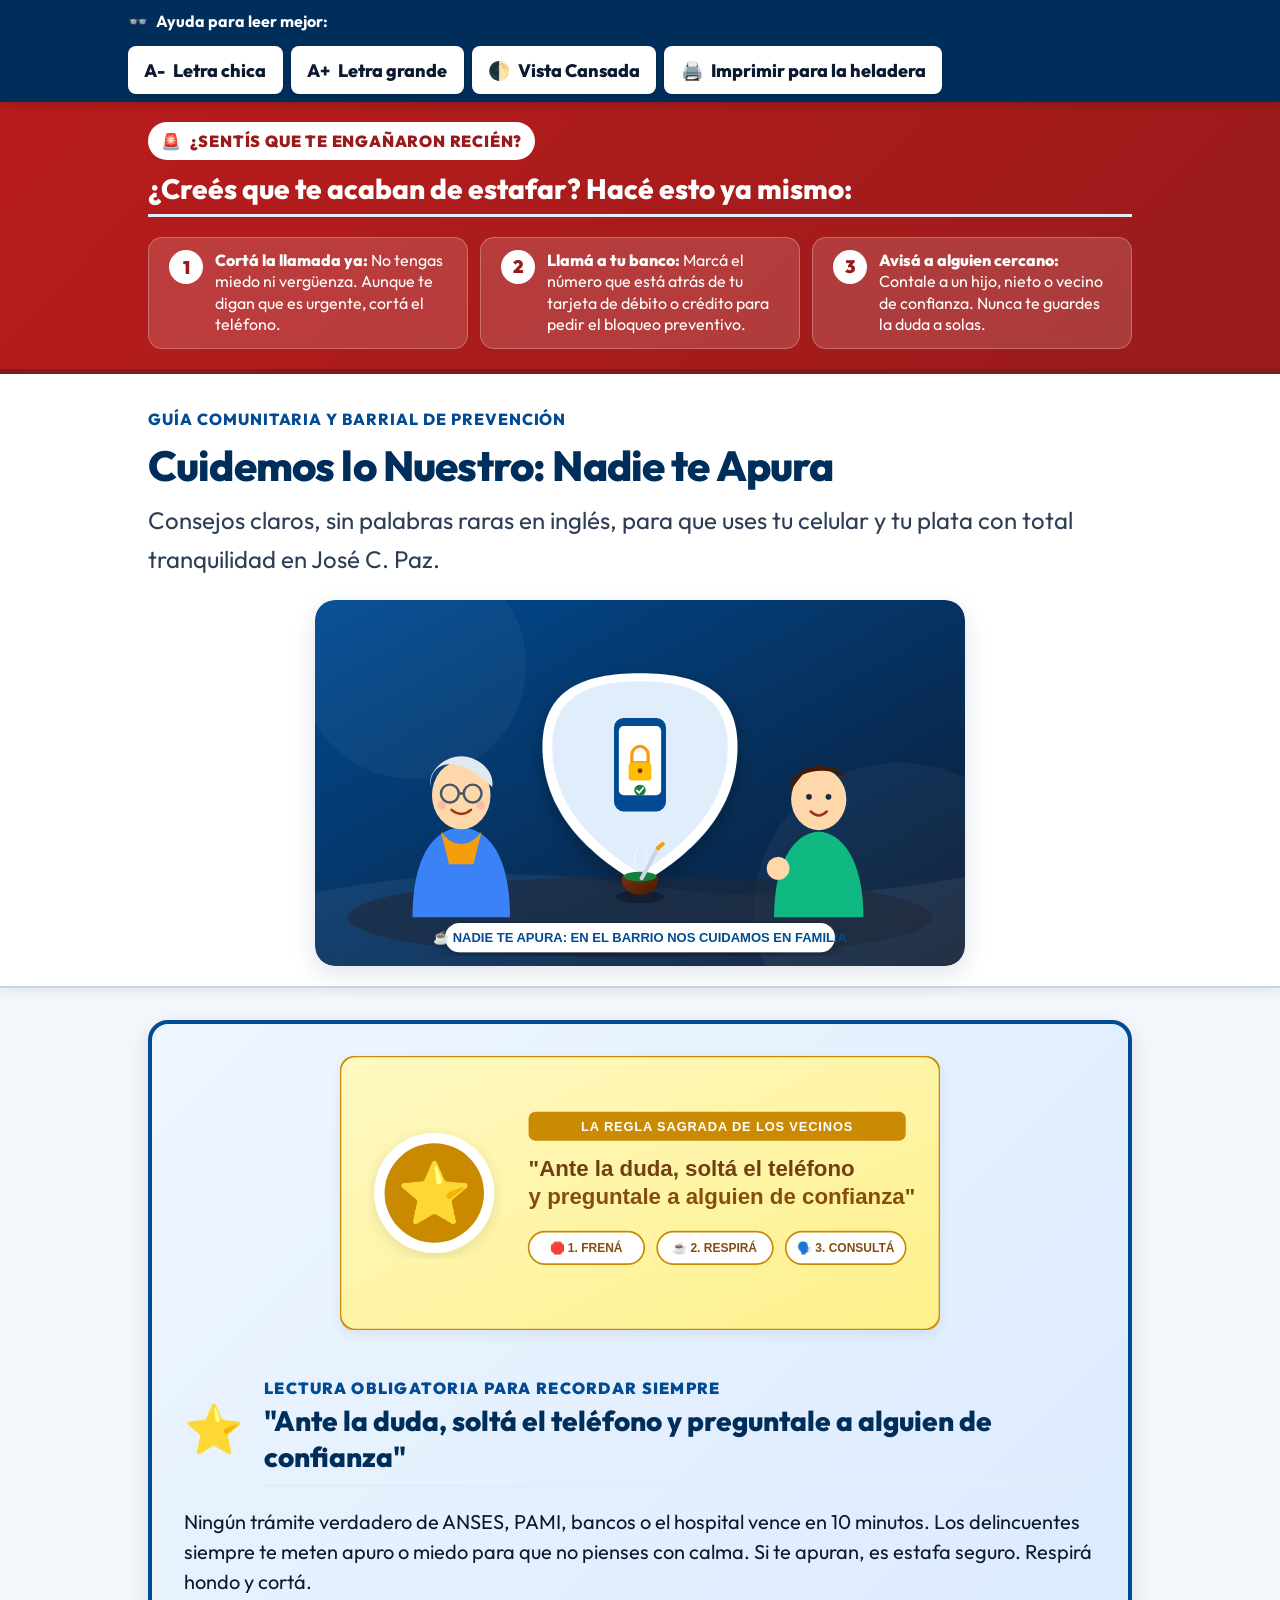
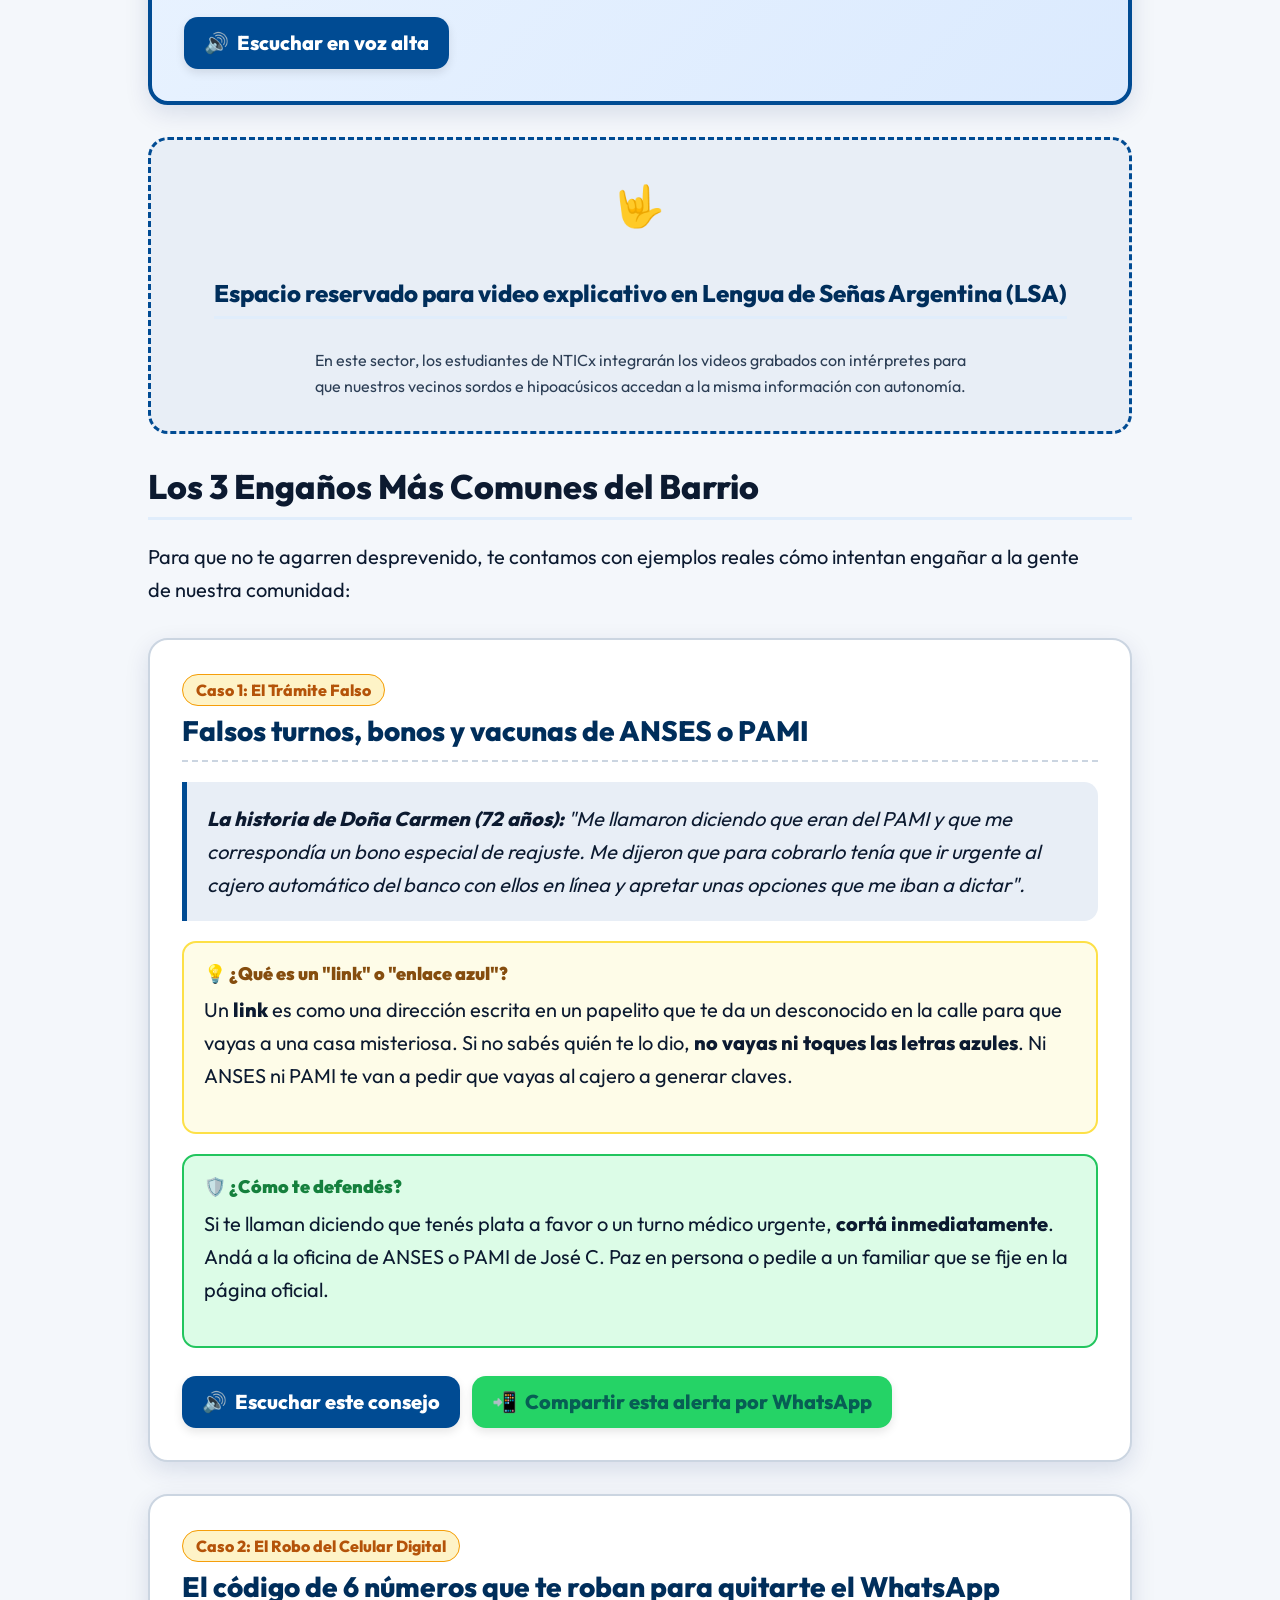
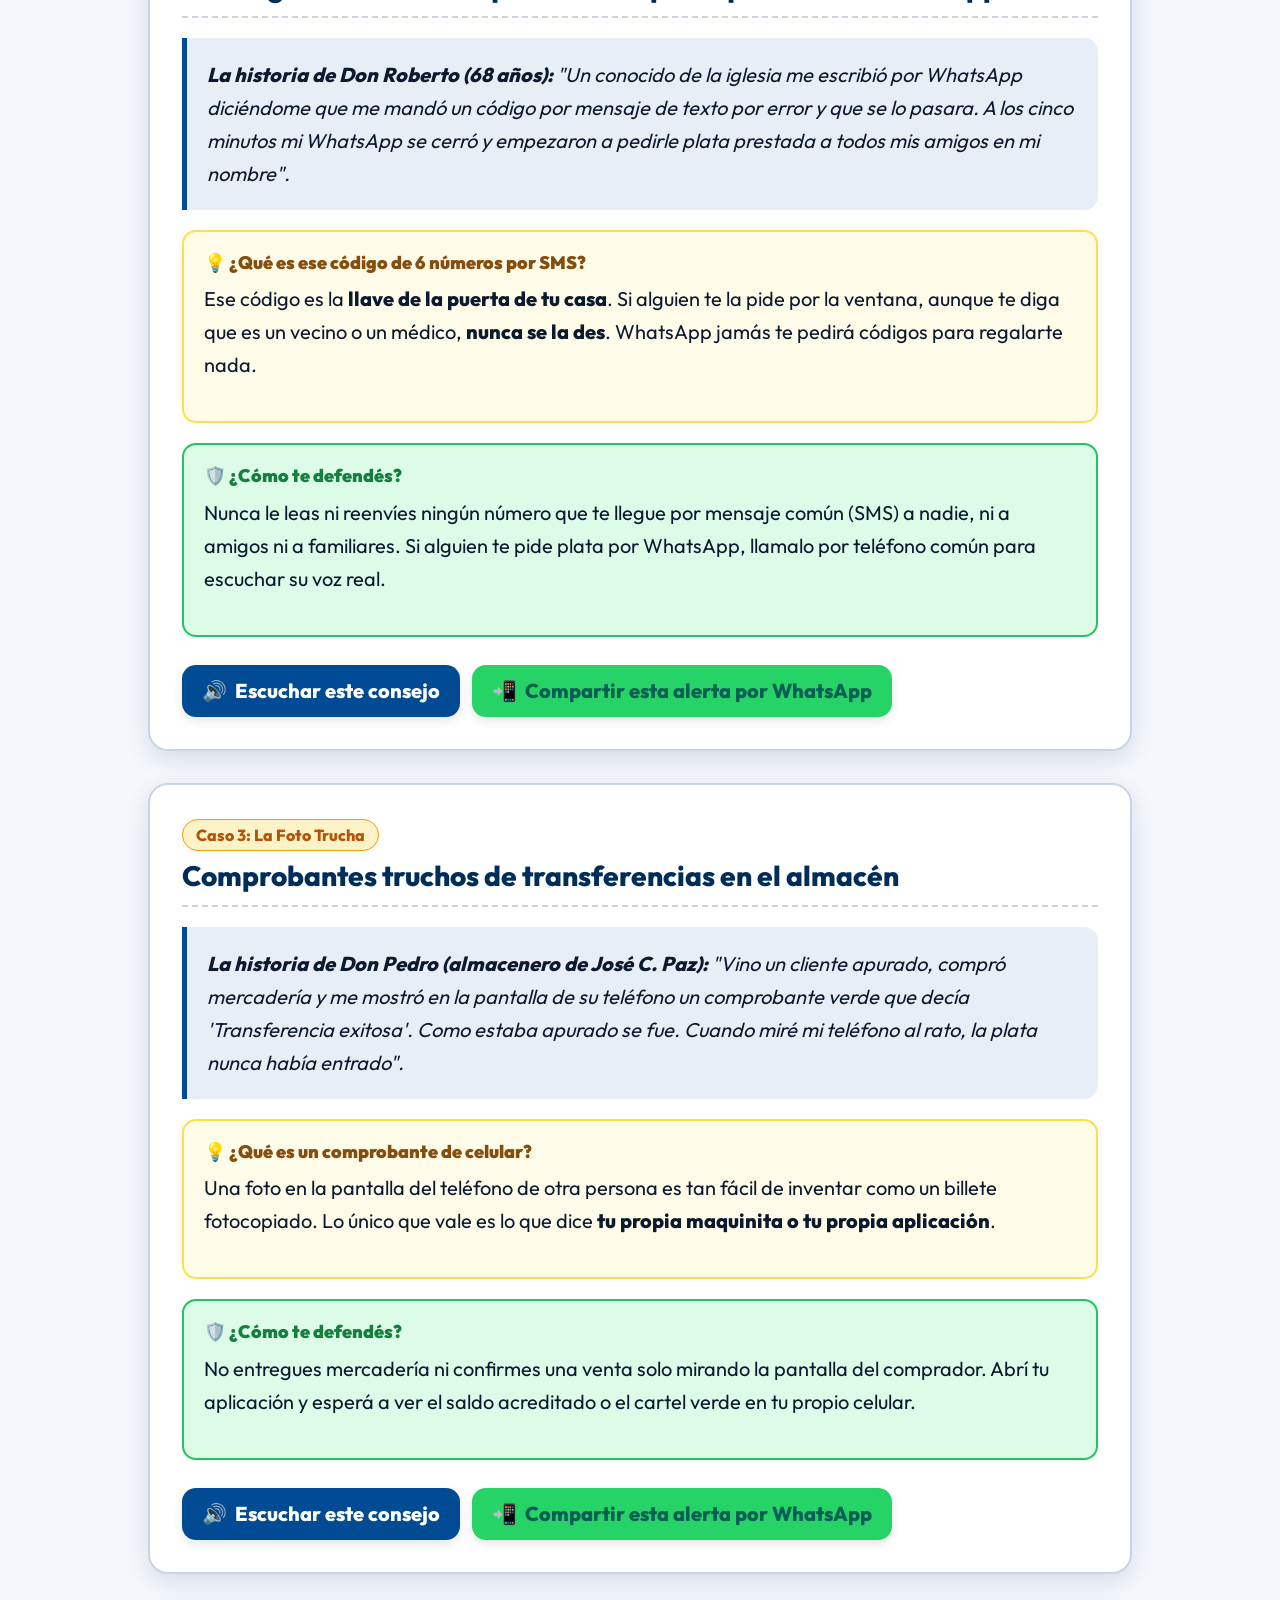
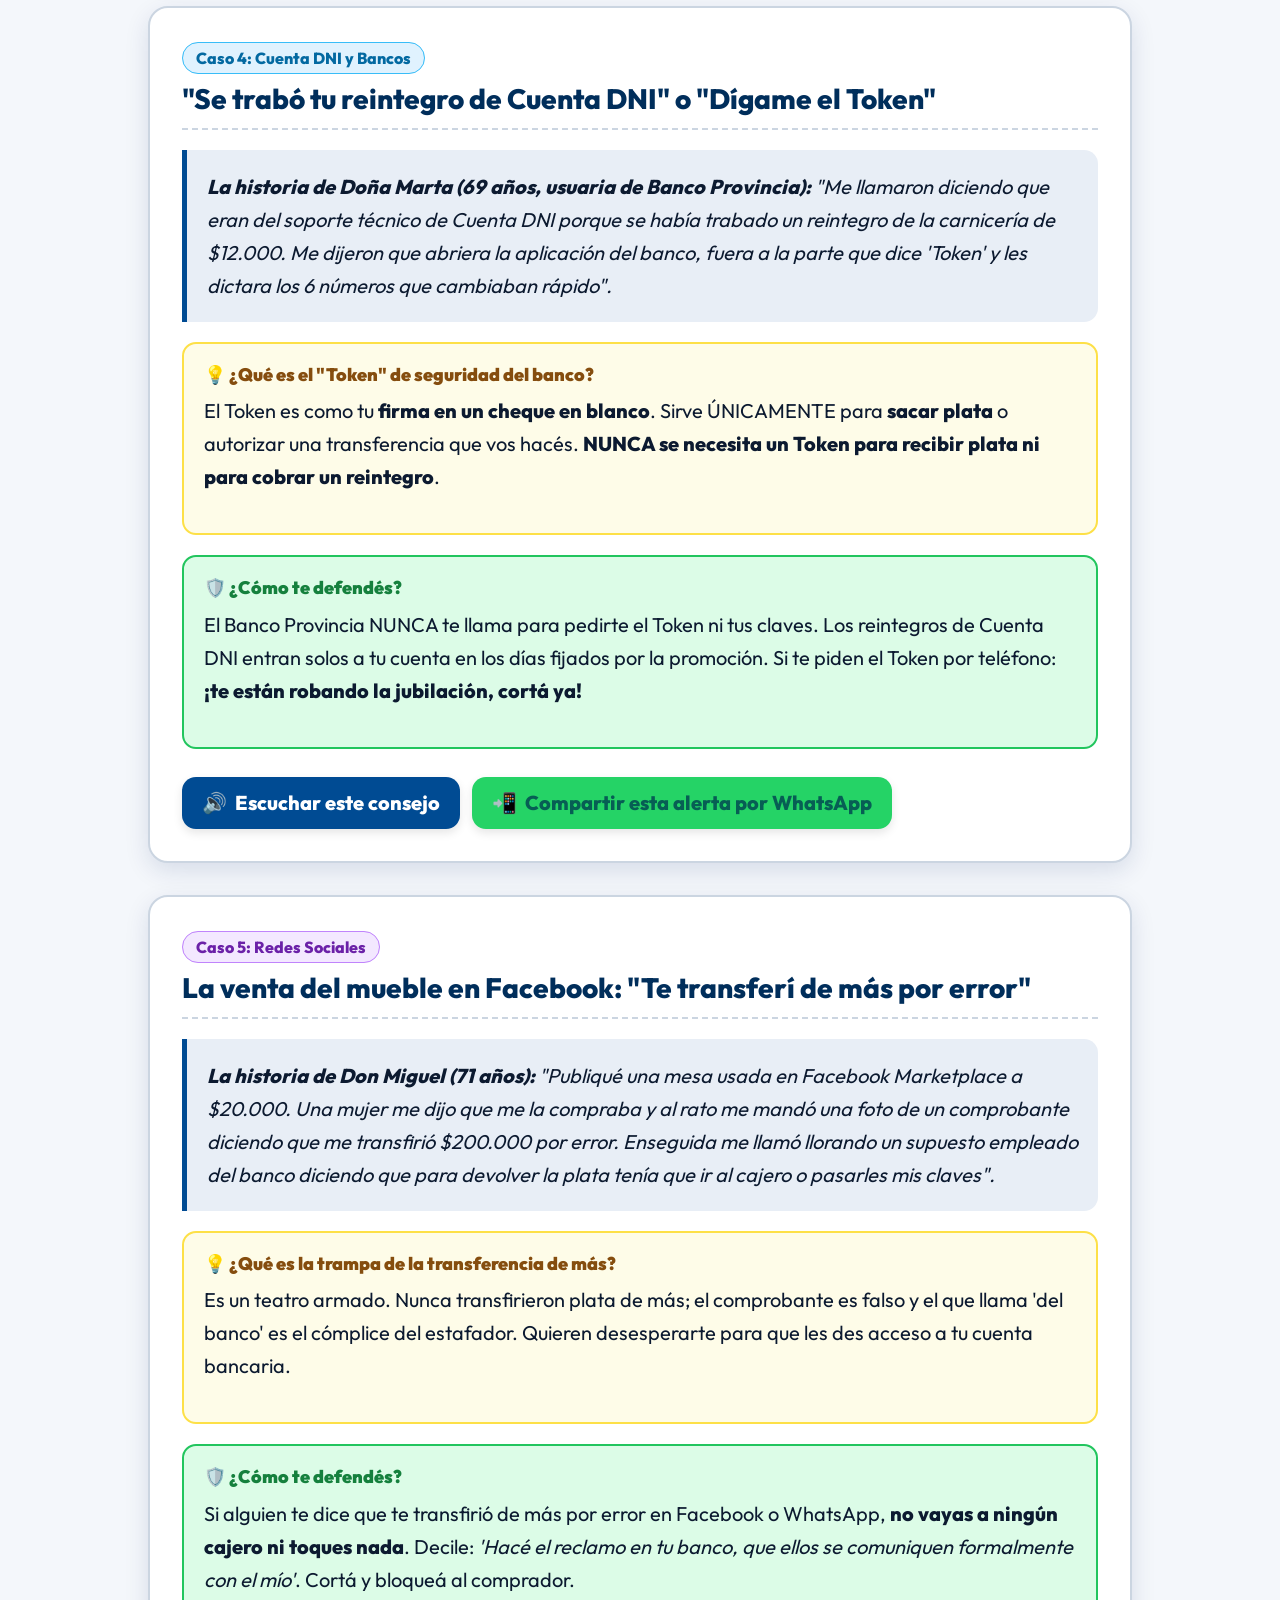
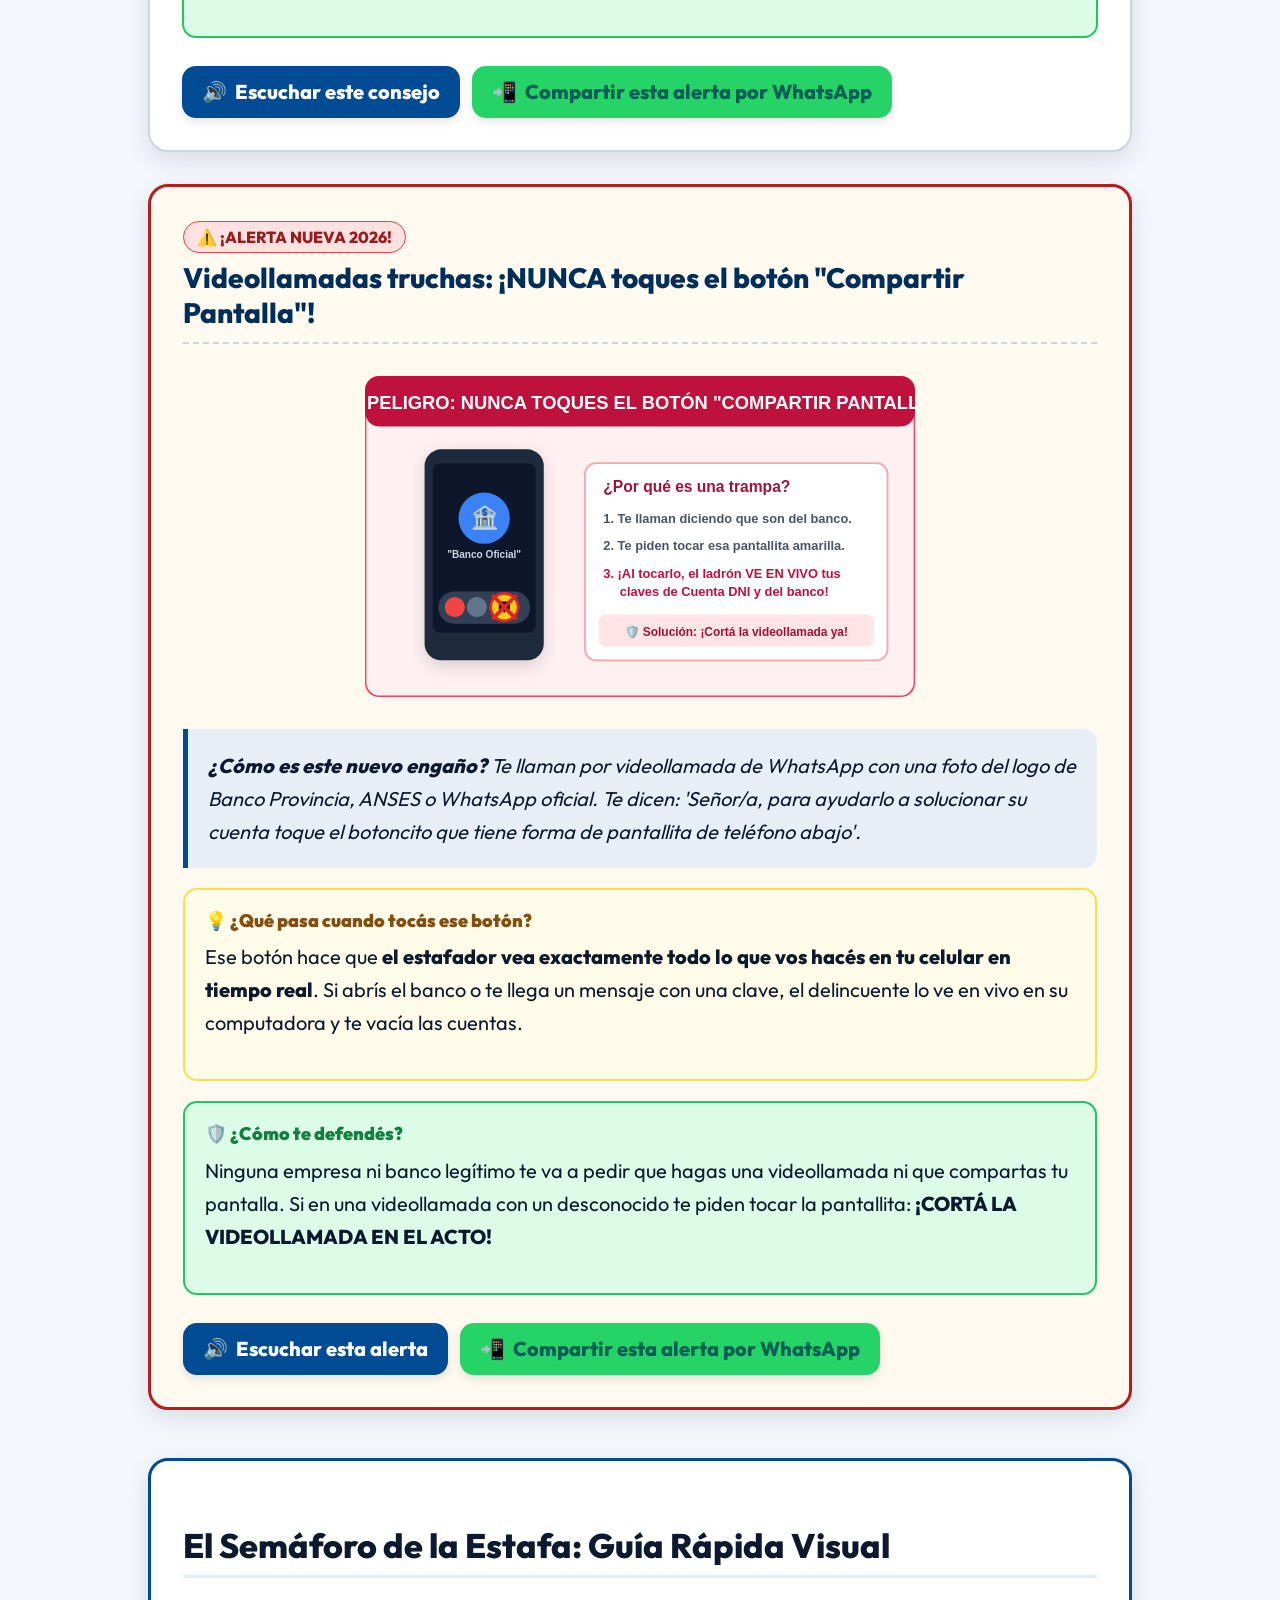
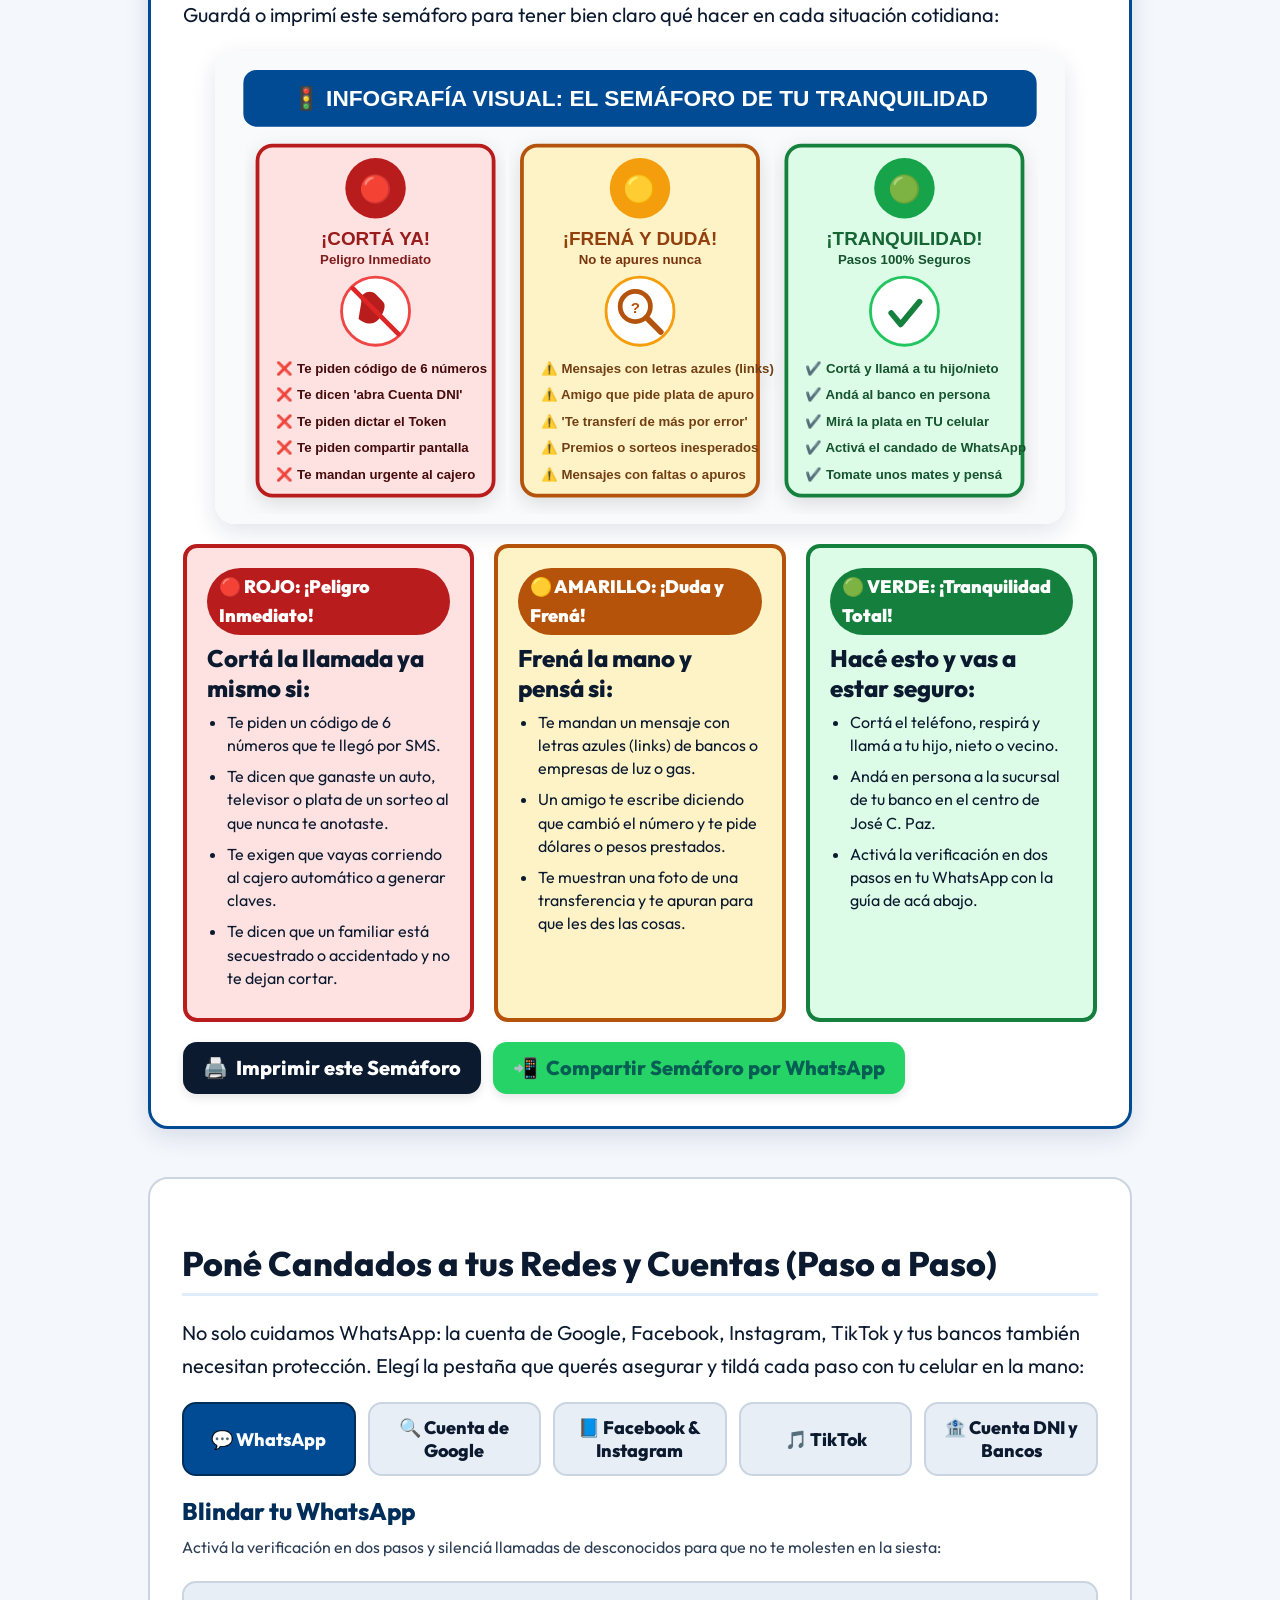
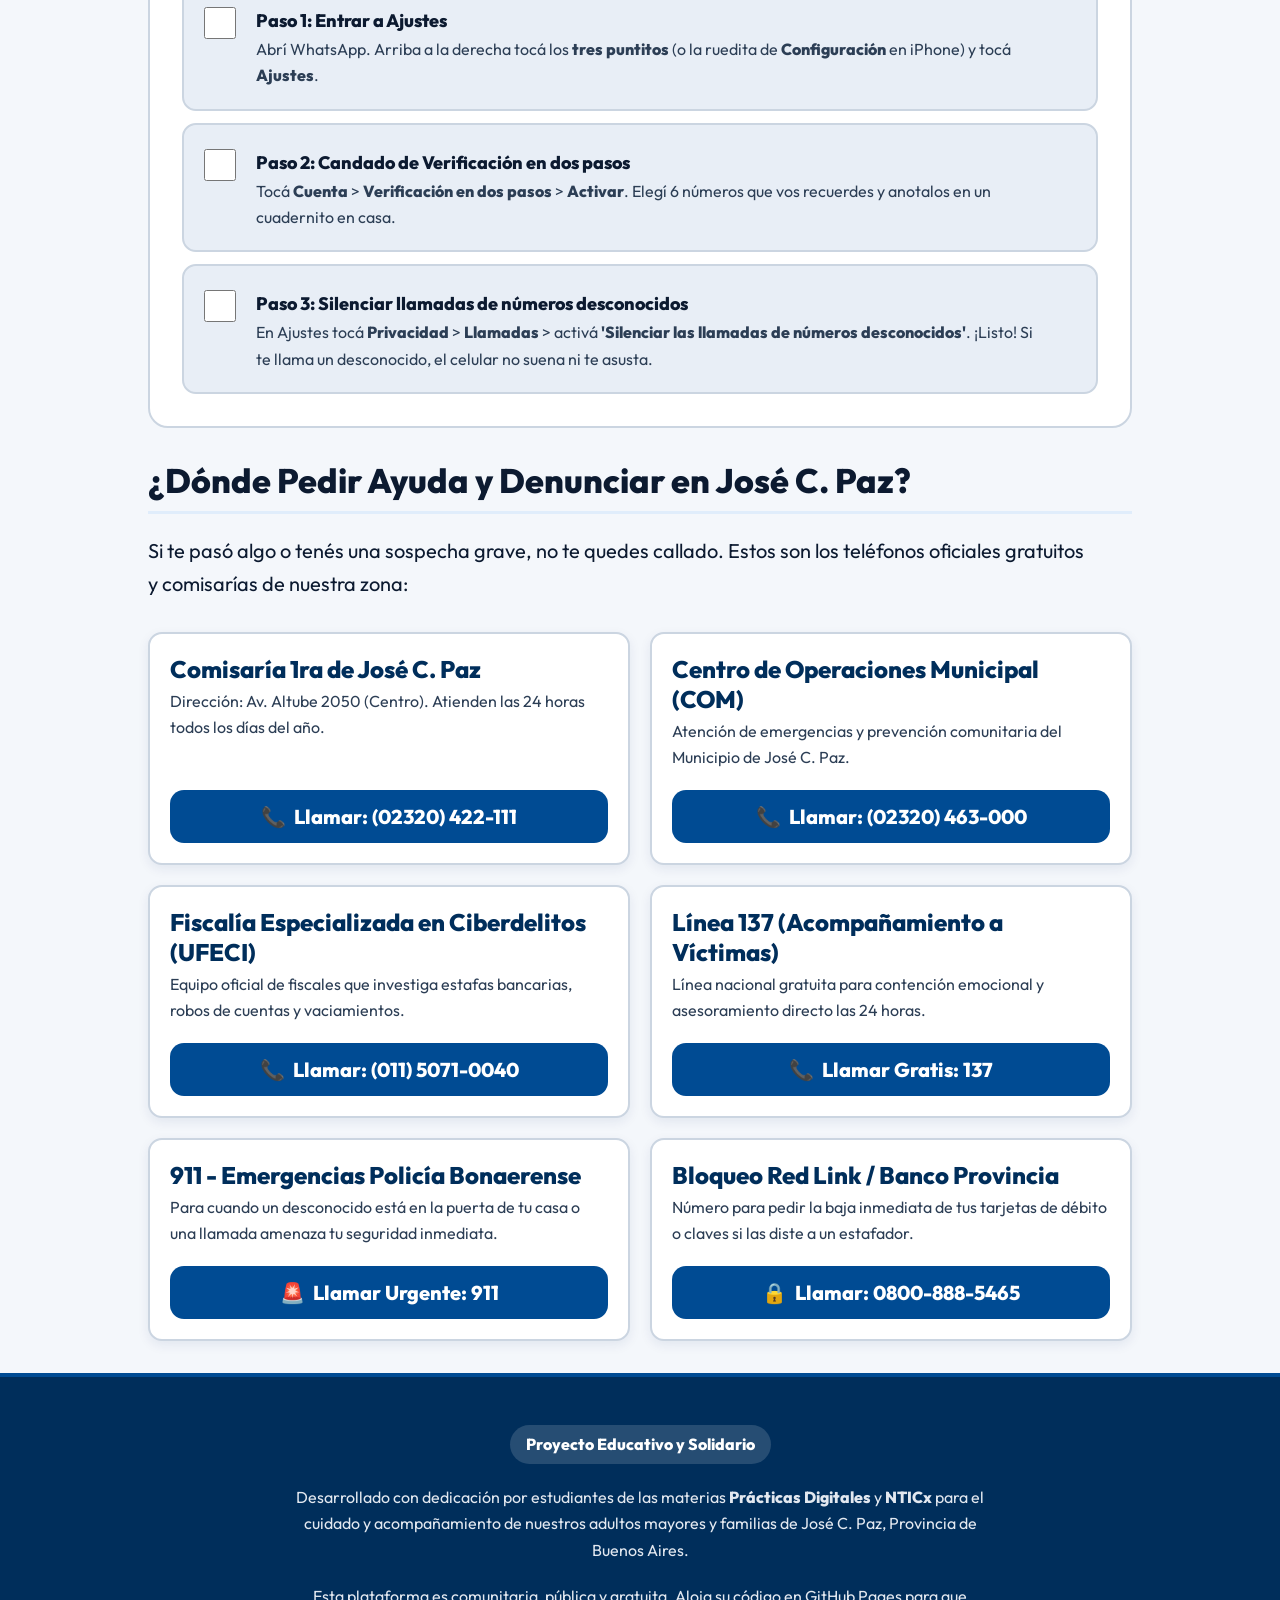
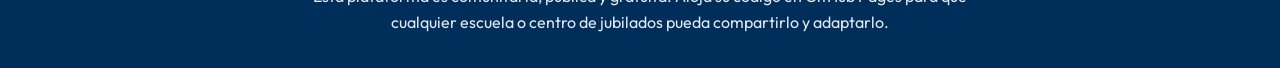
<file: index.html>
<!DOCTYPE html>
<html lang="es">
<head>
  <meta charset="UTF-8">
  <!-- Viewport amigable que NUNCA bloquea el zoom del usuario -->
  <meta name="viewport" content="width=device-width, initial-scale=1.0">
  <title>Cuidemos a Nuestros Mayores | Guía Barrial contra Estafas Virtuales</title>
  
  <meta name="description" content="Guía barrial y comunitaria con consejos sencillos, lenguaje claro y herramientas accesibles para evitar estafas telefónicas y virtuales. Proyecto de Prácticas Digitales y NTICx en José C. Paz.">
  <meta name="theme-color" content="#004b93">

  <!-- Google Fonts para lectura descansada y tipografía moderna -->
  <link rel="preconnect" href="https://fonts.googleapis.com">
  <link rel="preconnect" href="https://fonts.gstatic.com" crossorigin>
  <link href="https://fonts.googleapis.com/css2?family=Outfit:wght@400;600;700;800;900&display=swap" rel="stylesheet">

  <!-- Hojas de estilo modulares -->
  <link rel="stylesheet" href="css/variables.css">
  <link rel="stylesheet" href="css/base.css">
  <link rel="stylesheet" href="css/components.css">
  <link rel="stylesheet" href="css/print.css" media="print">
</head>
<body>

  <!-- Enlace accesible de salto al contenido principal para lectores de pantalla -->
  <a href="#contenido-principal" class="skip-link">Saltar directo al contenido principal</a>

  <!-- 1. BARRA SUPERIOR FIJA DE ACCESIBILIDAD GERONTOLÓGICA -->
  <aside class="access-bar" aria-label="Herramientas de ayuda visual y lectura">
    <div class="access-bar__container">
      <div class="access-bar__title">
        <span aria-hidden="true">👓</span>
        <span>Ayuda para leer mejor:</span>
      </div>
      <div class="access-bar__controls">
        <button id="btn-font-decrease" class="access-btn" type="button" aria-label="Achicar tamaño de letra">
          <span aria-hidden="true">A-</span> Letra chica
        </button>
        <button id="btn-font-increase" class="access-btn" type="button" aria-label="Agrandar tamaño de letra">
          <span aria-hidden="true">A+</span> Letra grande
        </button>
        <button id="btn-contrast-toggle" class="access-btn" type="button" aria-pressed="false" aria-label="Activar modo de alto contraste para vista cansada">
          <span aria-hidden="true">🌓</span> Vista Cansada
        </button>
        <button id="btn-print-guide" class="access-btn no-print" type="button" aria-label="Imprimir guía para pegar en la heladera">
          <span aria-hidden="true">🖨️</span> Imprimir para la heladera
        </button>
      </div>
    </div>
  </aside>

  <!-- 2. BANNER DE EMERGENCIA INMEDIATA -->
  <section class="emergency-banner" aria-labelledby="alerta-urgente-titulo">
    <div class="container emergency-banner__inner">
      <div class="emergency-banner__badge">
        <span aria-hidden="true">🚨</span> ¿Sentís que te engañaron recién?
      </div>
      <h2 id="alerta-urgente-titulo" class="emergency-banner__title">
        ¿Creés que te acaban de estafar? Hacé esto ya mismo:
      </h2>
      <ol class="emergency-banner__steps">
        <li class="emergency-banner__step">
          <span class="emergency-banner__step-num" aria-hidden="true">1</span>
          <p class="emergency-banner__step-text">
            <strong>Cortá la llamada ya:</strong> No tengas miedo ni vergüenza. Aunque te digan que es urgente, cortá el teléfono.
          </p>
        </li>
        <li class="emergency-banner__step">
          <span class="emergency-banner__step-num" aria-hidden="true">2</span>
          <p class="emergency-banner__step-text">
            <strong>Llamá a tu banco:</strong> Marcá el número que está atrás de tu tarjeta de débito o crédito para pedir el bloqueo preventivo.
          </p>
        </li>
        <li class="emergency-banner__step">
          <span class="emergency-banner__step-num" aria-hidden="true">3</span>
          <p class="emergency-banner__step-text">
            <strong>Avisá a alguien cercano:</strong> Contale a un hijo, nieto o vecino de confianza. Nunca te guardes la duda a solas.
          </p>
        </li>
      </ol>
    </div>
  </section>

  <!-- 3. CABECERA PRINCIPAL HERO -->
  <header class="site-header">
    <div class="container">
      <div style="display: flex; flex-direction: column; gap: var(--space-md); align-items: center;">
        <div style="width: 100%;">
          <span class="site-header__kicker">Guía Comunitaria y Barrial de Prevención</span>
          <h1 class="site-header__title">Cuidemos lo Nuestro: Nadie te Apura</h1>
          <p class="site-header__subtitle">
            Consejos claros, sin palabras raras en inglés, para que uses tu celular y tu plata con total tranquilidad en José C. Paz.
          </p>
        </div>
        <div style="width: 100%; max-width: 650px; border-radius: var(--radius-lg); overflow: hidden; box-shadow: var(--shadow-card);">
          <img src="assets/img/hero-familia.svg" alt="Ilustración cálida de una abuela tomando mate con su nieto mientras aprenden a usar el celular con seguridad" width="800" height="450" style="width: 100%; height: auto; display: block;">
        </div>
      </div>
    </div>
  </header>

  <!-- CONTENIDO PRINCIPAL -->
  <main id="contenido-principal" class="container" tabindex="-1">

    <!-- 4. LA REGLA DE ORO -->
    <section class="golden-rule" aria-labelledby="regla-oro-titulo">
      <div style="width: 100%; max-width: 600px; margin: 0 auto var(--space-md); border-radius: var(--radius-md); overflow: hidden; box-shadow: var(--shadow-subtle);">
        <img src="assets/img/regla-de-oro.svg" alt="Infografía: Ante la duda, soltá el teléfono y preguntale a alguien de confianza" width="700" height="320" style="width: 100%; height: auto; display: block;">
      </div>
      <div class="golden-rule__header">
        <span class="golden-rule__icon" aria-hidden="true">⭐</span>
        <div>
          <span class="golden-rule__label">Lectura obligatoria para recordar siempre</span>
          <h2 id="regla-oro-titulo" class="golden-rule__text">
            "Ante la duda, soltá el teléfono y preguntale a alguien de confianza"
          </h2>
        </div>
      </div>
      <p class="golden-rule__desc">
        Ningún trámite verdadero de ANSES, PAMI, bancos o el hospital vence en 10 minutos. Los delincuentes siempre te meten apuro o miedo para que no pienses con calma. Si te apuran, es estafa seguro. Respirá hondo y cortá.
      </p>
      <div>
        <button type="button" class="btn-action btn-action--tts" data-speech-target="regla-oro-titulo" aria-label="Escuchar la regla de oro en voz alta">
          <span aria-hidden="true">🔊</span> Escuchar en voz alta
        </button>
      </div>
    </section>

    <!-- 5. PLACEHOLDER LSA (LENGUA DE SEÑAS ARGENTINA) -->
    <section class="lsa-box" aria-label="Contenido accesible en Lengua de Señas Argentina">
      <span class="lsa-box__icon" aria-hidden="true">🤟</span>
      <h2 class="lsa-box__title">Espacio reservado para video explicativo en Lengua de Señas Argentina (LSA)</h2>
      <p class="lsa-box__info">
        En este sector, los estudiantes de NTICx integrarán los videos grabados con intérpretes para que nuestros vecinos sordos e hipoacúsicos accedan a la misma información con autonomía.
      </p>
    </section>

    <!-- 6. CASOS REALES Y ESTAFAS ACTUALES -->
    <section aria-labelledby="seccion-casos-titulo">
      <h2 id="seccion-casos-titulo">Los 3 Engaños Más Comunes del Barrio</h2>
      <p>
        Para que no te agarren desprevenido, te contamos con ejemplos reales cómo intentan engañar a la gente de nuestra comunidad:
      </p>

      <div class="scams-grid">
        
        <!-- CASO 1: ANSES Y PAMI -->
        <article class="scam-card" id="caso-anses" aria-labelledby="caso-anses-titulo">
          <div class="scam-card__header">
            <div>
              <span class="scam-card__badge">Caso 1: El Trámite Falso</span>
              <h3 id="caso-anses-titulo" class="scam-card__title">
                Falsos turnos, bonos y vacunas de ANSES o PAMI
              </h3>
            </div>
          </div>

          <div class="scam-card__story">
            <strong>La historia de Doña Carmen (72 años):</strong>
            "Me llamaron diciendo que eran del PAMI y que me correspondía un bono especial de reajuste. Me dijeron que para cobrarlo tenía que ir urgente al cajero automático del banco con ellos en línea y apretar unas opciones que me iban a dictar".
          </div>

          <div class="scam-card__analogy">
            <h4 class="scam-card__analogy-title">💡 ¿Qué es un "link" o "enlace azul"?</h4>
            <p>
              Un <strong>link</strong> es como una dirección escrita en un papelito que te da un desconocido en la calle para que vayas a una casa misteriosa. Si no sabés quién te lo dio, <strong>no vayas ni toques las letras azules</strong>. Ni ANSES ni PAMI te van a pedir que vayas al cajero a generar claves.
            </p>
          </div>

          <div class="scam-card__defense">
            <h4 class="scam-card__defense-title">🛡️ ¿Cómo te defendés?</h4>
            <p>
              Si te llaman diciendo que tenés plata a favor o un turno médico urgente, <strong>cortá inmediatamente</strong>. Andá a la oficina de ANSES o PAMI de José C. Paz en persona o pedile a un familiar que se fije en la página oficial.
            </p>
          </div>

          <div class="scam-card__actions">
            <button type="button" class="btn-action btn-action--tts" data-speech-target="caso-anses" aria-label="Escuchar el consejo sobre ANSES y PAMI">
              <span aria-hidden="true">🔊</span> Escuchar este consejo
            </button>
            <button type="button" class="btn-action btn-action--whatsapp" data-share-title="Alerta ANSES y PAMI truchos" data-share-text="¡Ojo en el barrio! Están llamando haciéndose pasar por ANSES y PAMI para robar claves bancarias en los cajeros. Si te llaman, cortá. Mirá los consejos acá:">
              <span aria-hidden="true">📲</span> Compartir esta alerta por WhatsApp
            </button>
          </div>
        </article>

        <!-- CASO 2: SECUESTRO DE WHATSAPP -->
        <article class="scam-card" id="caso-whatsapp" aria-labelledby="caso-whatsapp-titulo">
          <div class="scam-card__header">
            <div>
              <span class="scam-card__badge">Caso 2: El Robo del Celular Digital</span>
              <h3 id="caso-whatsapp-titulo" class="scam-card__title">
                El código de 6 números que te roban para quitarte el WhatsApp
              </h3>
            </div>
          </div>

          <div class="scam-card__story">
            <strong>La historia de Don Roberto (68 años):</strong>
            "Un conocido de la iglesia me escribió por WhatsApp diciéndome que me mandó un código por mensaje de texto por error y que se lo pasara. A los cinco minutos mi WhatsApp se cerró y empezaron a pedirle plata prestada a todos mis amigos en mi nombre".
          </div>

          <div class="scam-card__analogy">
            <h4 class="scam-card__analogy-title">💡 ¿Qué es ese código de 6 números por SMS?</h4>
            <p>
              Ese código es la <strong>llave de la puerta de tu casa</strong>. Si alguien te la pide por la ventana, aunque te diga que es un vecino o un médico, <strong>nunca se la des</strong>. WhatsApp jamás te pedirá códigos para regalarte nada.
            </p>
          </div>

          <div class="scam-card__defense">
            <h4 class="scam-card__defense-title">🛡️ ¿Cómo te defendés?</h4>
            <p>
              Nunca le leas ni reenvíes ningún número que te llegue por mensaje común (SMS) a nadie, ni a amigos ni a familiares. Si alguien te pide plata por WhatsApp, llamalo por teléfono común para escuchar su voz real.
            </p>
          </div>

          <div class="scam-card__actions">
            <button type="button" class="btn-action btn-action--tts" data-speech-target="caso-whatsapp" aria-label="Escuchar el consejo sobre robo de WhatsApp">
              <span aria-hidden="true">🔊</span> Escuchar este consejo
            </button>
            <button type="button" class="btn-action btn-action--whatsapp" data-share-title="Alerta de robo de WhatsApp" data-share-text="¡Atención familia! Si te llega un mensaje con 6 números, NO se lo des a nadie. Te pueden robar el WhatsApp y pedir plata a tus contactos. Mirá cómo cuidarte:">
              <span aria-hidden="true">📲</span> Compartir esta alerta por WhatsApp
            </button>
          </div>
        </article>

        <!-- CASO 3: EL FALSO COMPROBANTE -->
        <article class="scam-card" id="caso-mercadopago" aria-labelledby="caso-mercadopago-titulo">
          <div class="scam-card__header">
            <div>
              <span class="scam-card__badge">Caso 3: La Foto Trucha</span>
              <h3 id="caso-mercadopago-titulo" class="scam-card__title">
                Comprobantes truchos de transferencias en el almacén
              </h3>
            </div>
          </div>

          <div class="scam-card__story">
            <strong>La historia de Don Pedro (almacenero de José C. Paz):</strong>
            "Vino un cliente apurado, compró mercadería y me mostró en la pantalla de su teléfono un comprobante verde que decía 'Transferencia exitosa'. Como estaba apurado se fue. Cuando miré mi teléfono al rato, la plata nunca había entrado".
          </div>

          <div class="scam-card__analogy">
            <h4 class="scam-card__analogy-title">💡 ¿Qué es un comprobante de celular?</h4>
            <p>
              Una foto en la pantalla del teléfono de otra persona es tan fácil de inventar como un billete fotocopiado. Lo único que vale es lo que dice <strong>tu propia maquinita o tu propia aplicación</strong>.
            </p>
          </div>

          <div class="scam-card__defense">
            <h4 class="scam-card__defense-title">🛡️ ¿Cómo te defendés?</h4>
            <p>
              No entregues mercadería ni confirmes una venta solo mirando la pantalla del comprador. Abrí tu aplicación y esperá a ver el saldo acreditado o el cartel verde en tu propio celular.
            </p>
          </div>

          <div class="scam-card__actions">
            <button type="button" class="btn-action btn-action--tts" data-speech-target="caso-mercadopago" aria-label="Escuchar el consejo sobre transferencias falsas">
              <span aria-hidden="true">🔊</span> Escuchar este consejo
            </button>
            <button type="button" class="btn-action btn-action--whatsapp" data-share-title="Alerta comprobantes truchos" data-share-text="Para todos los comerciantes y vecinos del barrio: nunca confíen en una captura de pantalla que les muestren. Miren siempre su propia aplicación. Guía útil:">
              <span aria-hidden="true">📲</span> Compartir esta alerta por WhatsApp
            </button>
          </div>
        </article>

        <!-- CASO 4: CUENTA DNI Y EL TOKEN BANCARIO -->
        <article class="scam-card" id="caso-cuentadni" aria-labelledby="caso-cuentadni-titulo">
          <div class="scam-card__header">
            <div>
              <span class="scam-card__badge" style="background-color: #e0f2fe; color: #0369a1; border-color: #38bdf8;">Caso 4: Cuenta DNI y Bancos</span>
              <h3 id="caso-cuentadni-titulo" class="scam-card__title">
                "Se trabó tu reintegro de Cuenta DNI" o "Dígame el Token"
              </h3>
            </div>
          </div>

          <div class="scam-card__story">
            <strong>La historia de Doña Marta (69 años, usuaria de Banco Provincia):</strong>
            "Me llamaron diciendo que eran del soporte técnico de Cuenta DNI porque se había trabado un reintegro de la carnicería de $12.000. Me dijeron que abriera la aplicación del banco, fuera a la parte que dice 'Token' y les dictara los 6 números que cambiaban rápido".
          </div>

          <div class="scam-card__analogy">
            <h4 class="scam-card__analogy-title">💡 ¿Qué es el "Token" de seguridad del banco?</h4>
            <p>
              El Token es como tu <strong>firma en un cheque en blanco</strong>. Sirve ÚNICAMENTE para <strong>sacar plata</strong> o autorizar una transferencia que vos hacés. <strong>NUNCA se necesita un Token para recibir plata ni para cobrar un reintegro</strong>.
            </p>
          </div>

          <div class="scam-card__defense">
            <h4 class="scam-card__defense-title">🛡️ ¿Cómo te defendés?</h4>
            <p>
              El Banco Provincia NUNCA te llama para pedirte el Token ni tus claves. Los reintegros de Cuenta DNI entran solos a tu cuenta en los días fijados por la promoción. Si te piden el Token por teléfono: <strong>¡te están robando la jubilación, cortá ya!</strong>
            </p>
          </div>

          <div class="scam-card__actions">
            <button type="button" class="btn-action btn-action--tts" data-speech-target="caso-cuentadni" aria-label="Escuchar el consejo sobre Cuenta DNI y Token">
              <span aria-hidden="true">🔊</span> Escuchar este consejo
            </button>
            <button type="button" class="btn-action btn-action--whatsapp" data-share-title="Alerta Cuenta DNI y Token" data-share-text="¡Cuidado con Cuenta DNI! Nunca dictes el Token a nadie. El Token es solo para sacar plata, jamás para recibir reintegros. Mirá cómo cuidarte:">
              <span aria-hidden="true">📲</span> Compartir esta alerta por WhatsApp
            </button>
          </div>
        </article>

        <!-- CASO 5: LA TRAMPA DE FACEBOOK MARKETPLACE -->
        <article class="scam-card" id="caso-facebook" aria-labelledby="caso-facebook-titulo">
          <div class="scam-card__header">
            <div>
              <span class="scam-card__badge" style="background-color: #f3e8ff; color: #6b21a8; border-color: #c084fc;">Caso 5: Redes Sociales</span>
              <h3 id="caso-facebook-titulo" class="scam-card__title">
                La venta del mueble en Facebook: "Te transferí de más por error"
              </h3>
            </div>
          </div>

          <div class="scam-card__story">
            <strong>La historia de Don Miguel (71 años):</strong>
            "Publiqué una mesa usada en Facebook Marketplace a $20.000. Una mujer me dijo que me la compraba y al rato me mandó una foto de un comprobante diciendo que me transfirió $200.000 por error. Enseguida me llamó llorando un supuesto empleado del banco diciendo que para devolver la plata tenía que ir al cajero o pasarles mis claves".
          </div>

          <div class="scam-card__analogy">
            <h4 class="scam-card__analogy-title">💡 ¿Qué es la trampa de la transferencia de más?</h4>
            <p>
              Es un teatro armado. Nunca transfirieron plata de más; el comprobante es falso y el que llama 'del banco' es el cómplice del estafador. Quieren desesperarte para que les des acceso a tu cuenta bancaria.
            </p>
          </div>

          <div class="scam-card__defense">
            <h4 class="scam-card__defense-title">🛡️ ¿Cómo te defendés?</h4>
            <p>
              Si alguien te dice que te transfirió de más por error en Facebook o WhatsApp, <strong>no vayas a ningún cajero ni toques nada</strong>. Decile: <em>'Hacé el reclamo en tu banco, que ellos se comuniquen formalmente con el mío'</em>. Cortá y bloqueá al comprador.
            </p>
          </div>

          <div class="scam-card__actions">
            <button type="button" class="btn-action btn-action--tts" data-speech-target="caso-facebook" aria-label="Escuchar el consejo sobre Facebook Marketplace">
              <span aria-hidden="true">🔊</span> Escuchar este consejo
            </button>
            <button type="button" class="btn-action btn-action--whatsapp" data-share-title="Alerta Facebook Marketplace" data-share-text="Ojo cuando vendan cosas usadas por Facebook: si te dicen que te transfirieron plata de más por error y te llaman del banco, es una estafa. Leé esta guía:">
              <span aria-hidden="true">📲</span> Compartir esta alerta por WhatsApp
            </button>
          </div>
        </article>

        <!-- ALERTA ESPECIAL: EL PELIGRO DE COMPARTIR PANTALLA -->
        <article class="scam-card" id="caso-pantalla" style="border: 3px solid #b91c1c; background-color: #fffaf0;" aria-labelledby="caso-pantalla-titulo">
          <div class="scam-card__header">
            <div>
              <span class="scam-card__badge" style="background-color: #fee2e2; color: #991b1b; border-color: #ef4444;">⚠️ ¡ALERTA NUEVA 2026!</span>
              <h3 id="caso-pantalla-titulo" class="scam-card__title">
                Videollamadas truchas: ¡NUNCA toques el botón "Compartir Pantalla"!
              </h3>
            </div>
          </div>

          <div style="width: 100%; max-width: 550px; margin: var(--space-sm) auto; border-radius: var(--radius-md); overflow: hidden;">
            <img src="assets/img/alerta-pantalla.svg" alt="Alerta visual: Nunca tocar el botón de compartir pantalla en videollamadas con desconocidos" width="600" height="350" style="width: 100%; height: auto; display: block;">
          </div>

          <div class="scam-card__story">
            <strong>¿Cómo es este nuevo engaño?</strong>
            Te llaman por videollamada de WhatsApp con una foto del logo de Banco Provincia, ANSES o WhatsApp oficial. Te dicen: <em>'Señor/a, para ayudarlo a solucionar su cuenta toque el botoncito que tiene forma de pantallita de teléfono abajo'</em>.
          </div>

          <div class="scam-card__analogy">
            <h4 class="scam-card__analogy-title">💡 ¿Qué pasa cuando tocás ese botón?</h4>
            <p>
              Ese botón hace que <strong>el estafador vea exactamente todo lo que vos hacés en tu celular en tiempo real</strong>. Si abrís el banco o te llega un mensaje con una clave, el delincuente lo ve en vivo en su computadora y te vacía las cuentas.
            </p>
          </div>

          <div class="scam-card__defense">
            <h4 class="scam-card__defense-title">🛡️ ¿Cómo te defendés?</h4>
            <p>
              Ninguna empresa ni banco legítimo te va a pedir que hagas una videollamada ni que compartas tu pantalla. Si en una videollamada con un desconocido te piden tocar la pantallita: <strong>¡CORTÁ LA VIDEOLLAMADA EN EL ACTO!</strong>
            </p>
          </div>

          <div class="scam-card__actions">
            <button type="button" class="btn-action btn-action--tts" data-speech-target="caso-pantalla" aria-label="Escuchar la alerta sobre compartir pantalla">
              <span aria-hidden="true">🔊</span> Escuchar esta alerta
            </button>
            <button type="button" class="btn-action btn-action--whatsapp" data-share-title="Alerta Videollamadas y Compartir Pantalla" data-share-text="¡Alerta urgente para toda la familia! Si te llaman por videollamada y te piden tocar el botón de 'compartir pantalla', cortá. Pueden ver tus claves bancarias en vivo. Mirá:">
              <span aria-hidden="true">📲</span> Compartir esta alerta por WhatsApp
            </button>
          </div>
        </article>

      </div>
    </section>

    <!-- 7. INFOGRAFÍA: EL SEMÁFORO DE LA ESTAFA -->
    <section class="traffic-light-section" id="semaforo-seccion" aria-labelledby="semaforo-titulo">
      <h2 id="semaforo-titulo">El Semáforo de la Estafa: Guía Rápida Visual</h2>
      <p>
        Guardá o imprimí este semáforo para tener bien claro qué hacer en cada situación cotidiana:
      </p>

      <!-- Infografía Ilustrada del Semáforo -->
      <div style="width: 100%; max-width: 850px; margin: var(--space-md) auto; border-radius: var(--radius-lg); overflow: hidden; box-shadow: var(--shadow-card);">
        <img src="assets/img/semaforo-infografia.svg" alt="Infografía visual del Semáforo de la Seguridad: Rojo cortar, Amarillo dudar, Verde tranquilidad" width="900" height="500" style="width: 100%; height: auto; display: block;">
      </div>

      <div class="traffic-light-grid">
        <!-- ROJO -->
        <div class="traffic-card traffic-card--red">
          <span class="traffic-card__badge">🔴 ROJO: ¡Peligro Inmediato!</span>
          <h3 class="traffic-card__title">Cortá la llamada ya mismo si:</h3>
          <ul class="traffic-card__list">
            <li>Te piden un código de 6 números que te llegó por SMS.</li>
            <li>Te dicen que ganaste un auto, televisor o plata de un sorteo al que nunca te anotaste.</li>
            <li>Te exigen que vayas corriendo al cajero automático a generar claves.</li>
            <li>Te dicen que un familiar está secuestrado o accidentado y no te dejan cortar.</li>
          </ul>
        </div>

        <!-- AMARILLO -->
        <div class="traffic-card traffic-card--yellow">
          <span class="traffic-card__badge">🟡 AMARILLO: ¡Duda y Frená!</span>
          <h3 class="traffic-card__title">Frená la mano y pensá si:</h3>
          <ul class="traffic-card__list">
            <li>Te mandan un mensaje con letras azules (links) de bancos o empresas de luz o gas.</li>
            <li>Un amigo te escribe diciendo que cambió el número y te pide dólares o pesos prestados.</li>
            <li>Te muestran una foto de una transferencia y te apuran para que les des las cosas.</li>
          </ul>
        </div>

        <!-- VERDE -->
        <div class="traffic-card traffic-card--green">
          <span class="traffic-card__badge">🟢 VERDE: ¡Tranquilidad Total!</span>
          <h3 class="traffic-card__title">Hacé esto y vas a estar seguro:</h3>
          <ul class="traffic-card__list">
            <li>Cortá el teléfono, respirá y llamá a tu hijo, nieto o vecino.</li>
            <li>Andá en persona a la sucursal de tu banco en el centro de José C. Paz.</li>
            <li>Activá la verificación en dos pasos en tu WhatsApp con la guía de acá abajo.</li>
          </ul>
        </div>
      </div>

      <div class="scam-card__actions">
        <button type="button" class="btn-action btn-action--print" id="btn-print-semaforo">
          <span aria-hidden="true">🖨️</span> Imprimir este Semáforo
        </button>
        <button type="button" class="btn-action btn-action--whatsapp" data-share-title="Semáforo de la Estafa" data-share-text="Mirá este semáforo sencillo para saber cuándo cortar el teléfono y evitar estafas en el barrio. Cuidemos a nuestros abuelos y vecinos:">
          <span aria-hidden="true">📲</span> Compartir Semáforo por WhatsApp
        </button>
      </div>
    </section>

    <!-- 8. GUÍAS DE CONFIGURACIÓN PASO A PASO (CANDADOS DIGITALES) -->
    <section class="guide-box" aria-labelledby="guia-titulo">
      <h2 id="guia-titulo">Poné Candados a tus Redes y Cuentas (Paso a Paso)</h2>
      <p>
        No solo cuidamos WhatsApp: la cuenta de Google, Facebook, Instagram, TikTok y tus bancos también necesitan protección. Elegí la pestaña que querés asegurar y tildá cada paso con tu celular en la mano:
      </p>

      <div class="guide-tabs" role="tablist" aria-label="Elegí la aplicación a proteger" style="flex-wrap: wrap;">
        <button type="button" class="guide-tab-btn is-active" id="tab-whatsapp" role="tab" aria-selected="true" aria-controls="panel-whatsapp">
          💬 WhatsApp
        </button>
        <button type="button" class="guide-tab-btn" id="tab-google" role="tab" aria-selected="false" aria-controls="panel-google">
          🔍 Cuenta de Google
        </button>
        <button type="button" class="guide-tab-btn" id="tab-meta" role="tab" aria-selected="false" aria-controls="panel-meta">
          📘 Facebook & Instagram
        </button>
        <button type="button" class="guide-tab-btn" id="tab-tiktok" role="tab" aria-selected="false" aria-controls="panel-tiktok">
          🎵 TikTok
        </button>
        <button type="button" class="guide-tab-btn" id="tab-bancos" role="tab" aria-selected="false" aria-controls="panel-bancos">
          🏦 Cuenta DNI y Bancos
        </button>
      </div>

      <!-- PANEL 1: WHATSAPP -->
      <div id="panel-whatsapp" role="tabpanel" aria-labelledby="tab-whatsapp">
        <h3 style="font-size: var(--text-lg); margin-bottom: var(--space-xs); color: var(--color-primary-dark);">Blindar tu WhatsApp</h3>
        <p style="font-size: var(--text-sm); color: var(--color-text-muted);">Activá la verificación en dos pasos y silenciá llamadas de desconocidos para que no te molesten en la siesta:</p>
        <ol class="step-checklist">
          <li class="step-item">
            <input type="checkbox" id="step-wa-1" class="step-checkbox" aria-label="Completar paso 1">
            <label for="step-wa-1" class="step-content">
              <span class="step-title">Paso 1: Entrar a Ajustes</span>
              <p class="step-desc">Abrí WhatsApp. Arriba a la derecha tocá los <strong>tres puntitos</strong> (o la ruedita de <strong>Configuración</strong> en iPhone) y tocá <strong>Ajustes</strong>.</p>
            </label>
          </li>
          <li class="step-item">
            <input type="checkbox" id="step-wa-2" class="step-checkbox" aria-label="Completar paso 2">
            <label for="step-wa-2" class="step-content">
              <span class="step-title">Paso 2: Candado de Verificación en dos pasos</span>
              <p class="step-desc">Tocá <strong>Cuenta</strong> > <strong>Verificación en dos pasos</strong> > <strong>Activar</strong>. Elegí 6 números que vos recuerdes y anotalos en un cuadernito en casa.</p>
            </label>
          </li>
          <li class="step-item">
            <input type="checkbox" id="step-wa-3" class="step-checkbox" aria-label="Completar paso 3">
            <label for="step-wa-3" class="step-content">
              <span class="step-title">Paso 3: Silenciar llamadas de números desconocidos</span>
              <p class="step-desc">En Ajustes tocá <strong>Privacidad</strong> > <strong>Llamadas</strong> > activá <strong>'Silenciar las llamadas de números desconocidos'</strong>. ¡Listo! Si te llama un desconocido, el celular no suena ni te asusta.</p>
            </label>
          </li>
        </ol>
      </div>

      <!-- PANEL 2: GOOGLE (GMAIL / ANDROID) -->
      <div id="panel-google" role="tabpanel" aria-labelledby="tab-google" hidden>
        <h3 style="font-size: var(--text-lg); margin-bottom: var(--space-xs); color: var(--color-primary-dark);">Asegurar tu Cuenta de Google (El corazón del celular)</h3>
        <p style="font-size: var(--text-sm); color: var(--color-text-muted);">En Google están tus fotos, contactos y copias de seguridad de todo el teléfono:</p>
        <ol class="step-checklist">
          <li class="step-item">
            <input type="checkbox" id="step-g-1" class="step-checkbox" aria-label="Completar paso 1 de Google">
            <label for="step-g-1" class="step-content">
              <span class="step-title">Paso 1: Abrir Ajustes de tu celular</span>
              <p class="step-desc">Entrá a los <strong>Ajustes</strong> o <strong>Configuración</strong> del teléfono (la ruedita de tu teléfono) y buscá donde dice <strong>Google</strong>.</p>
            </label>
          </li>
          <li class="step-item">
            <input type="checkbox" id="step-g-2" class="step-checkbox" aria-label="Completar paso 2 de Google">
            <label for="step-g-2" class="step-content">
              <span class="step-title">Paso 2: Gestionar tu cuenta de Google</span>
              <p class="step-desc">Tocá el botón que dice <strong>'Gestionar tu cuenta de Google'</strong> y arriba deslizá hasta la pestaña que dice <strong>Seguridad</strong>.</p>
            </label>
          </li>
          <li class="step-item">
            <input type="checkbox" id="step-g-3" class="step-checkbox" aria-label="Completar paso 3 de Google">
            <label for="step-g-3" class="step-content">
              <span class="step-title">Paso 3: Activar Verificación en dos pasos</span>
              <p class="step-desc">Buscá <strong>Verificación en dos pasos</strong> y tocala. Te va a pedir tu número de teléfono para que, si alguien intenta entrar desde otra compu, te pida autorización a vos primero.</p>
            </label>
          </li>
        </ol>
      </div>

      <!-- PANEL 3: FACEBOOK E INSTAGRAM -->
      <div id="panel-meta" role="tabpanel" aria-labelledby="tab-meta" hidden>
        <h3 style="font-size: var(--text-lg); margin-bottom: var(--space-xs); color: var(--color-primary-dark);">Proteger Facebook e Instagram</h3>
        <p style="font-size: var(--text-sm); color: var(--color-text-muted);">Evitá que delincuentes creen un perfil falso con tus fotos para pedir plata a tus amigos:</p>
        <ol class="step-checklist">
          <li class="step-item">
            <input type="checkbox" id="step-fb-1" class="step-checkbox" aria-label="Completar paso 1 de Facebook">
            <label for="step-fb-1" class="step-content">
              <span class="step-title">Paso 1: En Facebook - Comprobación de Privacidad</span>
              <p class="step-desc">Abrí Facebook, tocá tu foto o las tres rayitas arriba > <strong>Configuración y Privacidad</strong> > <strong>Comprobación rápida de privacidad</strong>. Ahí elegí que solo tus amigos vean tus publicaciones y tu lista de amigos.</p>
            </label>
          </li>
          <li class="step-item">
            <input type="checkbox" id="step-fb-2" class="step-checkbox" aria-label="Completar paso 2 de Facebook">
            <label for="step-fb-2" class="step-content">
              <span class="step-title">Paso 2: Cuidado con 'Amigos Duplicados'</span>
              <p class="step-desc">Si te llega una solicitud de amistad de alguien que ya tenías de amigo (con la misma foto y nombre), <strong>no la aceptes</strong>. Es una cuenta trucha creada para engañar.</p>
            </label>
          </li>
          <li class="step-item">
            <input type="checkbox" id="step-ig-3" class="step-checkbox" aria-label="Completar paso 3 de Instagram">
            <label for="step-ig-3" class="step-content">
              <span class="step-title">Paso 3: En Instagram - Cuenta Privada</span>
              <p class="step-desc">En tu perfil de Instagram, tocá las 3 rayitas > <strong>Privacidad de la cuenta</strong> > activá <strong>'Cuenta privada'</strong>. Así nadie desconocido puede ver tus fotos familiares.</p>
            </label>
          </li>
        </ol>
      </div>

      <!-- PANEL 4: TIKTOK -->
      <div id="panel-tiktok" role="tabpanel" aria-labelledby="tab-tiktok" hidden>
        <h3 style="font-size: var(--text-lg); margin-bottom: var(--space-xs); color: var(--color-primary-dark);">Seguridad en TikTok</h3>
        <p style="font-size: var(--text-sm); color: var(--color-text-muted);">Para mirar videos divertidos y recetas sin caer en trampas de mensajes privados:</p>
        <ol class="step-checklist">
          <li class="step-item">
            <input type="checkbox" id="step-tk-1" class="step-checkbox" aria-label="Completar paso 1 de TikTok">
            <label for="step-tk-1" class="step-content">
              <span class="step-title">Paso 1: Bloquear mensajes de extraños</span>
              <p class="step-desc">En TikTok tocá <strong>Perfil</strong> > las 3 rayitas arriba > <strong>Ajustes y Privacidad</strong> > <strong>Privacidad</strong> > <strong>Mensajes directos</strong> y elegí <strong>'Nadie'</strong> o <strong>'Solo amigos'</strong>.</p>
            </label>
          </li>
          <li class="step-item">
            <input type="checkbox" id="step-tk-2" class="step-checkbox" aria-label="Completar paso 2 de TikTok">
            <label for="step-tk-2" class="step-content">
              <span class="step-title">Paso 2: Desconfiar de sorteos y premios en videos</span>
              <p class="step-desc">Si ves un video que dice que ganaste un celular o un electrodoméstico y te pide llenar un formulario con tu tarjeta, <strong>deslizá de largo</strong>. TikTok nunca regala plata ni premios.</p>
            </label>
          </li>
        </ol>
      </div>

      <!-- PANEL 5: BANCOS Y CUENTA DNI -->
      <div id="panel-bancos" role="tabpanel" aria-labelledby="tab-bancos" hidden>
        <h3 style="font-size: var(--text-lg); margin-bottom: var(--space-xs); color: var(--color-primary-dark);">Cuidar Cuenta DNI, Mercado Pago y el Celular Físico</h3>
        <p style="font-size: var(--text-sm); color: var(--color-text-muted);">Reglas sagradas para cuidar la plata de tu jubilación y la seguridad de tu aparato:</p>
        <ol class="step-checklist">
          <li class="step-item">
            <input type="checkbox" id="step-bk-1" class="step-checkbox" aria-label="Completar paso 1 de Bancos">
            <label for="step-bk-1" class="step-content">
              <span class="step-title">Regla 1: El Token nunca se dicta a nadie</span>
              <p class="step-desc">El Token de seguridad de Cuenta DNI o del Banco Provincia es como firmar un cheque en blanco. Si alguien te lo pide por llamada, <strong>te está robando, cortá en el acto</strong>.</p>
            </label>
          </li>
          <li class="step-item">
            <input type="checkbox" id="step-bk-2" class="step-checkbox" aria-label="Completar paso 2 de Bancos">
            <label for="step-bk-2" class="step-content">
              <span class="step-title">Regla 2: El papelito de la clave ¡FUERA de la funda!</span>
              <p class="step-desc">Nunca lleves un papel con la clave del banco o de Cuenta DNI adentro de la funda del celular ni en la billetera. Si te roban o perdés el celular, entran a todo enseguida.</p>
            </label>
          </li>
          <li class="step-item">
            <input type="checkbox" id="step-bk-3" class="step-checkbox" aria-label="Completar paso 3 de Bancos">
            <label for="step-bk-3" class="step-content">
              <span class="step-title">Regla 3: Bloqueo de pantalla con huella o PIN</span>
              <p class="step-desc">Pedile a un hijo o nieto que te ayude a ponerle <strong>huella digital o un número PIN a la pantalla del celular</strong> para que, cuando se apague, nadie pueda usarlo sin tu dedo.</p>
            </label>
          </li>
        </ol>
      </div>

    </section>

    <!-- 9. DÓNDE DENUNCIAR: FOCO LOCAL JOSÉ C. PAZ Y PROVINCIA DE BUENOS AIRES -->
    <section aria-labelledby="directorio-titulo">
      <h2 id="directorio-titulo">¿Dónde Pedir Ayuda y Denunciar en José C. Paz?</h2>
      <p>
        Si te pasó algo o tenés una sospecha grave, no te quedes callado. Estos son los teléfonos oficiales gratuitos y comisarías de nuestra zona:
      </p>

      <div class="directory-grid">
        
        <!-- COMISARÍA 1RA JOSÉ C. PAZ -->
        <article class="directory-card">
          <div>
            <h3 class="directory-card__name">Comisaría 1ra de José C. Paz</h3>
            <p class="directory-card__desc">Dirección: Av. Altube 2050 (Centro). Atienden las 24 horas todos los días del año.</p>
          </div>
          <a href="tel:02320422111" class="directory-card__btn" aria-label="Llamar a la Comisaría 1ra de José C. Paz">
            <span aria-hidden="true">📞</span> Llamar: (02320) 422-111
          </a>
        </article>

        <!-- CENTRO DE MONITOREO Y SEGURIDAD LOCAL -->
        <article class="directory-card">
          <div>
            <h3 class="directory-card__name">Centro de Operaciones Municipal (COM)</h3>
            <p class="directory-card__desc">Atención de emergencias y prevención comunitaria del Municipio de José C. Paz.</p>
          </div>
          <a href="tel:02320463000" class="directory-card__btn" aria-label="Llamar al Centro de Operaciones Municipal">
            <span aria-hidden="true">📞</span> Llamar: (02320) 463-000
          </a>
        </article>

        <!-- FISCALÍA ESPECIALIZADA UFECI -->
        <article class="directory-card">
          <div>
            <h3 class="directory-card__name">Fiscalía Especializada en Ciberdelitos (UFECI)</h3>
            <p class="directory-card__desc">Equipo oficial de fiscales que investiga estafas bancarias, robos de cuentas y vaciamientos.</p>
          </div>
          <a href="tel:01150710040" class="directory-card__btn" aria-label="Llamar a la fiscalía de ciberdelitos UFECI">
            <span aria-hidden="true">📞</span> Llamar: (011) 5071-0040
          </a>
        </article>

        <!-- LÍNEA 137 -->
        <article class="directory-card">
          <div>
            <h3 class="directory-card__name">Línea 137 (Acompañamiento a Víctimas)</h3>
            <p class="directory-card__desc">Línea nacional gratuita para contención emocional y asesoramiento directo las 24 horas.</p>
          </div>
          <a href="tel:137" class="directory-card__btn" aria-label="Llamar gratis al 137">
            <span aria-hidden="true">📞</span> Llamar Gratis: 137
          </a>
        </article>

        <!-- 911 EMERGENCIAS POLICIALES -->
        <article class="directory-card">
          <div>
            <h3 class="directory-card__name">911 - Emergencias Policía Bonaerense</h3>
            <p class="directory-card__desc">Para cuando un desconocido está en la puerta de tu casa o una llamada amenaza tu seguridad inmediata.</p>
          </div>
          <a href="tel:911" class="directory-card__btn" aria-label="Llamar a emergencias 911">
            <span aria-hidden="true">🚨</span> Llamar Urgente: 911
          </a>
        </article>

        <!-- BANCO PROVINCIA / RED LINK BLOQUEO -->
        <article class="directory-card">
          <div>
            <h3 class="directory-card__name">Bloqueo Red Link / Banco Provincia</h3>
            <p class="directory-card__desc">Número para pedir la baja inmediata de tus tarjetas de débito o claves si las diste a un estafador.</p>
          </div>
          <a href="tel:08008885465" class="directory-card__btn" aria-label="Llamar al 0800 de Red Link">
            <span aria-hidden="true">🔒</span> Llamar: 0800-888-5465
          </a>
        </article>

      </div>
    </section>

  </main>

  <!-- 10. PIE DE PÁGINA INSTITUCIONAL -->
  <footer class="site-footer">
    <div class="container site-footer__content">
      <span class="site-footer__badge">Proyecto Educativo y Solidario</span>
      <p class="site-footer__text">
        Desarrollado con dedicación por estudiantes de las materias <strong>Prácticas Digitales</strong> y <strong>NTICx</strong> para el cuidado y acompañamiento de nuestros adultos mayores y familias de José C. Paz, Provincia de Buenos Aires.
      </p>
      <p class="site-footer__text">
        Esta plataforma es comunitaria, pública y gratuita. Aloja su código en GitHub Pages para que cualquier escuela o centro de jubilados pueda compartirlo y adaptarlo.
      </p>
    </div>
  </footer>

  <!-- Scripts modulares con ES6 -->
  <script type="module" src="js/main.js"></script>
</body>
</html>
</file>
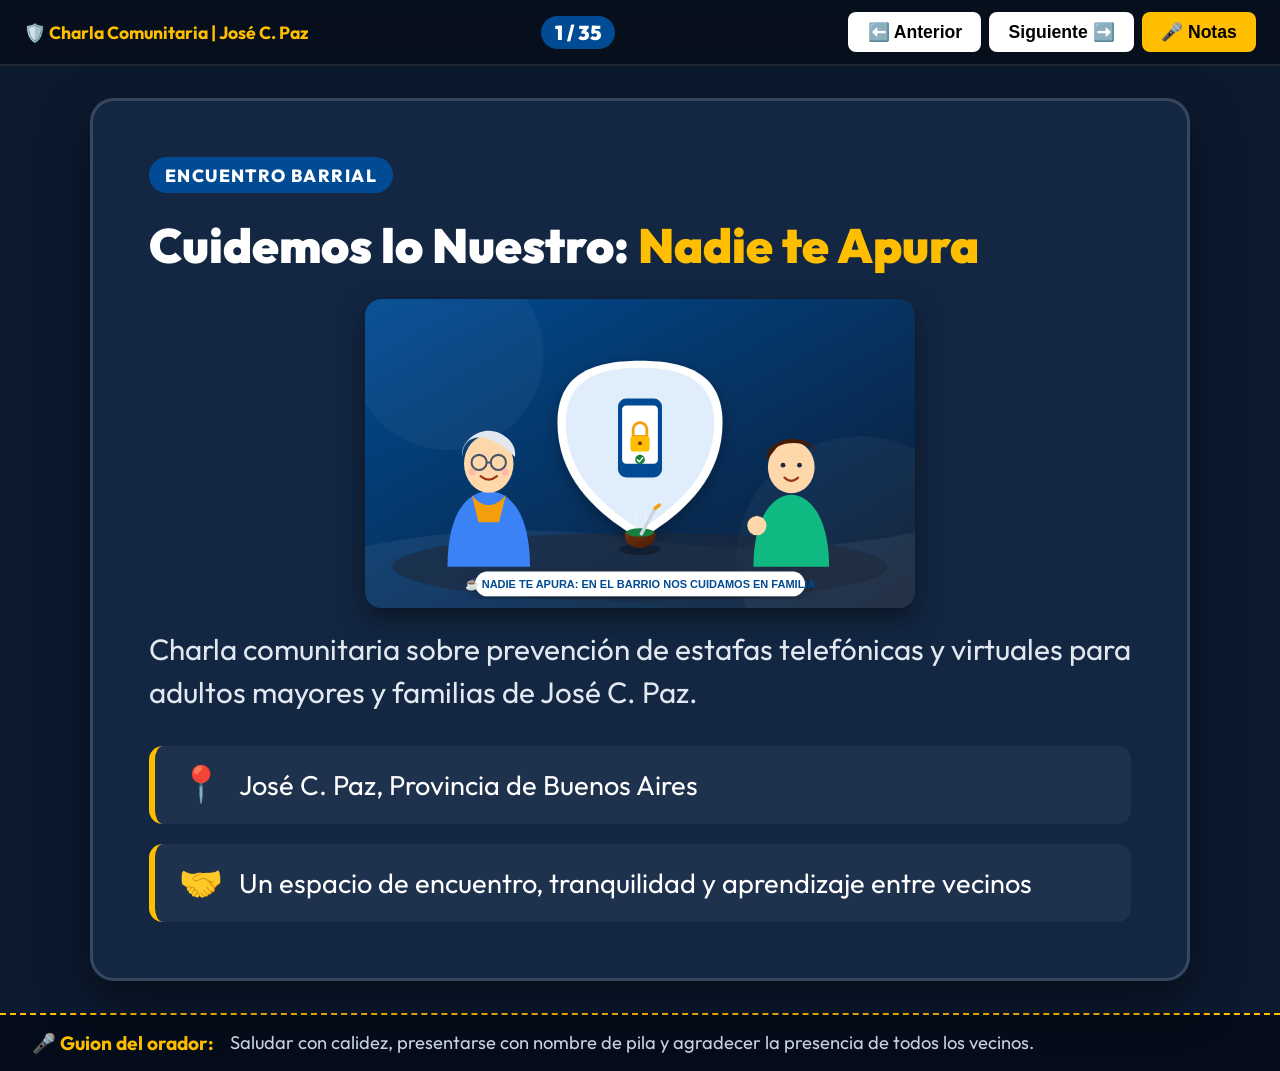
<file: presentacion.html>
<!DOCTYPE html>
<html lang="es">
<head>
  <meta charset="UTF-8">
  <meta name="viewport" content="width=device-width, initial-scale=1.0">
  <title>Presentación Comunitaria: Cuidemos lo Nuestro | José C. Paz</title>
  <link rel="preconnect" href="https://fonts.googleapis.com">
  <link rel="preconnect" href="https://fonts.gstatic.com" crossorigin>
  <link href="https://fonts.googleapis.com/css2?family=Outfit:wght@400;600;700;800;900&display=swap" rel="stylesheet">
  <style>
    :root {
      --primary: #004b93;
      --primary-dark: #002e5b;
      --accent: #ffbf00;
      --danger: #b91c1c;
      --safe: #15803d;
      --bg: #0c1a30;
      --text: #ffffff;
      --card-bg: #132743;
    }

    * {
      box-sizing: border-box;
      margin: 0;
      padding: 0;
    }

    body {
      font-family: 'Outfit', sans-serif;
      background-color: var(--bg);
      color: var(--text);
      min-height: 100vh;
      display: flex;
      flex-direction: column;
      overflow-x: hidden;
      user-select: none;
    }

    /* Barra superior de navegación del orador */
    .slide-nav {
      background: rgba(0, 0, 0, 0.4);
      backdrop-filter: blur(8px);
      padding: 0.75rem 1.5rem;
      display: flex;
      justify-content: space-between;
      align-items: center;
      border-bottom: 2px solid rgba(255, 255, 255, 0.1);
      position: sticky;
      top: 0;
      z-index: 100;
    }

    .slide-nav__title {
      font-size: 1.1rem;
      font-weight: 700;
      color: var(--accent);
    }

    .slide-nav__counter {
      font-size: 1.25rem;
      font-weight: 900;
      background: var(--primary);
      padding: 0.25rem 0.85rem;
      border-radius: 999px;
    }

    .slide-nav__buttons {
      display: flex;
      gap: 0.5rem;
    }

    .nav-btn {
      background: #ffffff;
      color: #000000;
      border: none;
      font-weight: 900;
      font-size: 1.1rem;
      padding: 0.6rem 1.2rem;
      border-radius: 8px;
      cursor: pointer;
      display: inline-flex;
      align-items: center;
      gap: 0.4rem;
      transition: transform 0.1s, background-color 0.2s;
    }

    .nav-btn:hover {
      background: var(--accent);
    }

    .nav-btn:active {
      transform: scale(0.96);
    }

    /* Contenedor principal de la diapositiva */
    .slide-viewport {
      flex: 1;
      display: flex;
      align-items: center;
      justify-content: center;
      padding: 2rem;
    }

    .slide-card {
      background: var(--card-bg);
      border: 3px solid rgba(255, 255, 255, 0.15);
      border-radius: 24px;
      width: 100%;
      max-width: 1100px;
      min-height: 580px;
      padding: 3.5rem;
      display: flex;
      flex-direction: column;
      justify-content: center;
      box-shadow: 0 20px 50px rgba(0, 0, 0, 0.5);
      position: relative;
      animation: fadeIn 0.3s ease;
    }

    @keyframes fadeIn {
      from { opacity: 0; transform: translateY(10px); }
      to { opacity: 1; transform: translateY(0); }
    }

    .slide-tag {
      display: inline-block;
      background: var(--primary);
      color: #ffffff;
      font-size: 1.1rem;
      font-weight: 800;
      text-transform: uppercase;
      letter-spacing: 0.08em;
      padding: 0.4rem 1rem;
      border-radius: 999px;
      margin-bottom: 1.5rem;
      width: fit-content;
    }

    .slide-tag--alert {
      background: var(--danger);
    }

    .slide-tag--safe {
      background: var(--safe);
    }

    .slide-tag--interactive {
      background: var(--accent);
      color: #000000;
    }

    .slide-title {
      font-size: 3rem;
      line-height: 1.2;
      font-weight: 900;
      margin-bottom: 1.5rem;
      color: #ffffff;
    }

    .slide-title span {
      color: var(--accent);
    }

    .slide-body {
      font-size: 1.85rem;
      line-height: 1.45;
      color: #e2e8f0;
      margin-bottom: 2rem;
    }

    .slide-points {
      list-style: none;
      display: flex;
      flex-direction: column;
      gap: 1.25rem;
    }

    .slide-point {
      font-size: 1.7rem;
      line-height: 1.4;
      display: flex;
      align-items: flex-start;
      gap: 1rem;
      background: rgba(255, 255, 255, 0.05);
      padding: 1.25rem 1.5rem;
      border-radius: 14px;
      border-left: 6px solid var(--accent);
    }

    .slide-point--danger {
      border-left-color: var(--danger);
      background: rgba(185, 28, 28, 0.15);
    }

    .slide-point--safe {
      border-left-color: var(--safe);
      background: rgba(21, 128, 61, 0.15);
    }

    .slide-icon {
      font-size: 2.2rem;
      line-height: 1;
    }

    /* Notas del orador */
    .speaker-notes-drawer {
      background: #060d1a;
      border-top: 2px dashed #ffbf00;
      padding: 1rem 2rem;
      font-size: 1.15rem;
      color: #cbd5e1;
      display: flex;
      align-items: center;
      gap: 1rem;
    }

    .speaker-notes-drawer strong {
      color: var(--accent);
      font-size: 1.2rem;
    }

    /* Responsividad para proyectores chicos o notebooks */
    @media (max-width: 768px) {
      .slide-card {
        padding: 1.5rem;
        min-height: auto;
      }
      .slide-title {
        font-size: 2rem;
      }
      .slide-body, .slide-point {
        font-size: 1.25rem;
      }
    }
  </style>
</head>
<body>

  <!-- Barra de control -->
  <header class="slide-nav">
    <div class="slide-nav__title">
      🛡️ Charla Comunitaria | José C. Paz
    </div>
    <div class="slide-nav__counter" id="slide-indicator">
      1 / 30
    </div>
    <div class="slide-nav__buttons">
      <button class="nav-btn" id="btn-prev" aria-label="Diapositiva anterior">⬅️ Anterior</button>
      <button class="nav-btn" id="btn-next" aria-label="Siguiente diapositiva">Siguiente ➡️</button>
      <button class="nav-btn" id="btn-toggle-notes" style="background: var(--accent); color: #000;">🎤 Notas</button>
    </div>
  </header>

  <!-- Espacio de diapositiva -->
  <main class="slide-viewport">
    <article class="slide-card" id="slide-container">
      <!-- El contenido dinámico se carga vía JS -->
    </article>
  </main>

  <!-- Notas del orador en vivo -->
  <aside class="speaker-notes-drawer" id="speaker-notes" style="display: flex;">
    <strong>🎤 Guion del orador:</strong>
    <span id="speaker-text">Cargando guía...</span>
  </aside>

  <script>
    const slides = [
      {
        tag: "Encuentro Barrial",
        tagClass: "",
        title: "Cuidemos lo Nuestro: <span>Nadie te Apura</span>",
        image: "assets/img/hero-familia.svg",
        body: "Charla comunitaria sobre prevención de estafas telefónicas y virtuales para adultos mayores y familias de José C. Paz.",
        points: [
          { icon: "📍", text: "José C. Paz, Provincia de Buenos Aires", cls: "" },
          { icon: "🤝", text: "Un espacio de encuentro, tranquilidad y aprendizaje entre vecinos", cls: "" }
        ],
        notes: "Saludar con calidez, presentarse con nombre de pila y agradecer la presencia de todos los vecinos."
      },
      {
        tag: "Introducción",
        tagClass: "",
        title: "¿Por qué estamos <span>hoy acá</span>?",
        body: "Porque los vecinos del barrio nos cuidamos entre todos. Nadie nace sabiendo sobre celulares ni computadoras.",
        points: [
          { icon: "📱", text: "El celular nos conecta con la familia, pero también trae visitas inesperadas.", cls: "" },
          { icon: "💡", text: "Hoy venimos a traer tranquilidad, no miedo ni palabras raras en inglés.", cls: "" }
        ],
        notes: "Aclarar que no venimos a dar una clase técnica, sino una charla de vecino a vecino."
      },
      {
        tag: "Pregunta al público",
        tagClass: "slide-tag--interactive",
        title: "Una pregunta <span>bien sencilla</span>",
        body: "¿Qué harías si estás barriendo la vereda a las dos de la tarde y para un auto desconocido frente a tu casa?",
        points: [
          { icon: "🚗", text: "Baja un señor con traje elegante diciendo que es amigo del banco.", cls: "" },
          { icon: "🔑", text: "Te pide que le des la llave de la puerta para entrar a contarte la plata.", cls: "" }
        ],
        notes: "Hacer una pausa dramática y esperar las risas y respuestas espontáneas del público."
      },
      {
        tag: "Sentido Común Barrial",
        tagClass: "slide-tag--safe",
        title: "¡Ni locos <span>le abrimos la puerta</span>!",
        body: "Ustedes tienen décadas de sabiduría y años de calle. Saben exactamente a quién saludar y a quién desconfiar.",
        points: [
          { icon: "🏠", text: "La puerta de casa no se le abre a cualquiera.", cls: "slide-point--safe" },
          { icon: "🧠", text: "Esa misma picardía y experiencia es la que vamos a usar con el celular.", cls: "slide-point--safe" }
        ],
        notes: "Validar la experiencia de vida de los adultos mayores: ellos ya tienen la intuición de seguridad."
      },
      {
        tag: "Concepto Clave",
        tagClass: "",
        title: "El teléfono es la <span>nueva puerta</span>",
        body: "Cuando suena una llamada o llega un mensaje, es como si alguien estuviera tocando el timbre de tu casa.",
        points: [
          { icon: "🚪", text: "Atender no significa tener que dejarlo pasar al comedor.", cls: "" },
          { icon: "✋", text: "Podemos mirar por la mirilla, dudar y, si no nos gusta, no abrir.", cls: "" }
        ],
        notes: "Explicar que la llamada no te obliga a dar explicaciones a un desconocido."
      },
      {
        tag: "Uso Positivo",
        tagClass: "slide-tag--safe",
        title: "El celular <span>es una gran herramienta</span>",
        body: "No hay que tenerle miedo al teléfono. Sirve para cosas hermosas todos los días:",
        points: [
          { icon: "👶", text: "Ver fotos y videos de los nietos que viven lejos.", cls: "slide-point--safe" },
          { icon: "🎙️", text: "Mandar audios a los amigos y escuchar música que nos gusta.", cls: "slide-point--safe" },
          { icon: "🏥", text: "Pedir un turno médico sin hacer colas de madrugada en el frío.", cls: "slide-point--safe" }
        ],
        notes: "Reforzar que la tecnología no es el enemigo; queremos que la disfruten con seguridad."
      },
      {
        tag: "El Truco del Delincuente",
        tagClass: "slide-tag--alert",
        title: "El único enemigo: <span>El Apuro</span>",
        body: "Los estafadores saben que si vos pensás con calma, no caés en ninguna trampa. Por eso usan el reloj en tu contra.",
        points: [
          { icon: "⏳", text: "'¡Señora, si no lo hace en 10 minutos pierde el beneficio!'.", cls: "slide-point--danger" },
          { icon: "😰", text: "'¡Su cuenta fue bloqueada, confirme ya o le cobran una multa!'.", cls: "slide-point--danger" }
        ],
        notes: "Enfatizar: cada vez que alguien les meta apuro o urgencia, es la señal de alarma número 1."
      },
      {
        tag: "Regla Primera",
        tagClass: "slide-tag--safe",
        title: "Regla N° 1: <span>Nadie te apura</span>",
        body: "Grabémonos esto a fuego en el corazón y en la memoria:",
        points: [
          { icon: "🛑", text: "Ningún trámite verdadero del banco o del Estado vence en 10 minutos.", cls: "slide-point--safe" },
          { icon: "📞", text: "Si te apuran para que decidas rápido... es estafa seguro. ¡Cortá!", cls: "slide-point--safe" }
        ],
        notes: "Pedir a la audiencia que repita en voz alta: '¡Si me apuran, corto!'."
      },
      {
        tag: "Caso Real 1",
        tagClass: "slide-tag--alert",
        title: "El Cuento de <span>ANSES y PAMI</span>",
        body: "La historia real de Doña Carmen (72 años, vecina de José C. Paz):",
        points: [
          { icon: "📞", text: "La llamaron diciendo que tenía un aumento jubilatorio de $250.000.", cls: "" },
          { icon: "🏃‍♀️", text: "Le dijeron que fuera urgente al cajero automático con el celular en la oreja.", cls: "slide-point--danger" }
        ],
        notes: "Contar la historia con tono dramático pero cercano, usando nombres ficticios."
      },
      {
        tag: "La Trampa del Cajero",
        tagClass: "slide-tag--alert",
        title: "¿Por qué te mandan <span>al cajero</span>?",
        body: "Te van guiando paso a paso para que aprietes botones que no conocés en la pantalla del cajero.",
        points: [
          { icon: "🏧", text: "Vos creés que estás cobrando un premio o bono.", cls: "" },
          { icon: "💸", text: "En realidad, te están haciendo sacar un préstamo y transferírselo a ellos.", cls: "slide-point--danger" }
        ],
        notes: "Explicar que los estafadores dictan las opciones de memoria para que la persona no lea la pantalla."
      },
      {
        tag: "La Verdad",
        tagClass: "slide-tag--safe",
        title: "La verdad sobre <span>ANSES y PAMI</span>",
        body: "Tengamos bien presente cómo trabajan los organismos oficiales:",
        points: [
          { icon: "✅", text: "Si hay un aumento o bono, se deposita solito en tu cuenta el día de cobro.", cls: "slide-point--safe" },
          { icon: "❌", text: "NUNCA te van a pedir que vayas a generar claves a un cajero.", cls: "slide-point--danger" }
        ],
        notes: "Dejar bien claro que ningún empleado de ANSES llama para pedir ir al cajero."
      },
      {
        tag: "Aclarando Dudas",
        tagClass: "",
        title: "¿Qué es un <span>'link' o letras azules</span>?",
        body: "Muchas veces nos dicen 'tocá el link' y no entendemos qué significa.",
        points: [
          { icon: "✉️", text: "Un link es como una dirección escrita en un papelito que te da un extraño.", cls: "" },
          { icon: "🚪", text: "Si no sabés de quién es la casa, no vayas ni toques la puerta.", cls: "" },
          { icon: "🚫", text: "Si te llega un mensaje con letras azules de un número raro: ¡No lo toques!", cls: "slide-point--danger" }
        ],
        notes: "Usar la metáfora del papelito con la dirección desconocida."
      },
      {
        tag: "Caso Real 2",
        tagClass: "slide-tag--alert",
        title: "El Secuestro <span>de WhatsApp</span>",
        body: "La historia de Don Roberto (68 años):",
        points: [
          { icon: "💬", text: "Le escribe un 'amigo' de la iglesia pidiéndole un favor urgente.", cls: "" },
          { icon: "🔢", text: "'Roberto, te mandé por error un código de 6 números por mensaje, ¿me lo pasás?'.", cls: "slide-point--danger" }
        ],
        notes: "Preguntar al público si a alguien le pasó o si conoce a alguien a quien se lo hayan hecho."
      },
      {
        tag: "Concepto Clave",
        tagClass: "slide-tag--alert",
        title: "¿Qué es ese <span>código de 6 números</span>?",
        body: "Ese código que llega por mensaje de texto común (SMS) es algo sagrado:",
        points: [
          { icon: "🔑", text: "Es la LLAVE MAESTRA de la puerta de tu WhatsApp.", cls: "slide-point--danger" },
          { icon: "🛡️", text: "Si se lo das a otra persona, le estás regalando el control de tu teléfono.", cls: "slide-point--danger" }
        ],
        notes: "Remarcar: NUNCA se lee ni se dicta ningún número que llegue por SMS."
      },
      {
        tag: "Peligro Inmediato",
        tagClass: "slide-tag--alert",
        title: "¿Qué pasa si <span>les das el código</span>?",
        body: "En menos de dos minutos:",
        points: [
          { icon: "📴", text: "Tu WhatsApp se apaga y no te deja entrar más.", cls: "slide-point--danger" },
          { icon: "🎭", text: "El delincuente se hace pasar por vos con tu misma foto de perfil.", cls: "slide-point--danger" },
          { icon: "💵", text: "Le escribe a tus hijos y amigos pidiéndoles plata prestada de urgencia.", cls: "slide-point--danger" }
        ],
        notes: "Explicar la angustia que esto genera y cómo prevenirlo."
      },
      {
        tag: "Prevención Activa",
        tagClass: "slide-tag--safe",
        title: "Si te piden plata <span>por WhatsApp</span>",
        body: "Aunque sea la foto de tu mejor amigo o de un familiar:",
        points: [
          { icon: "📞", text: "Cortá el mensaje y LLAMALO POR TELÉFONO COMÚN a su número de siempre.", cls: "slide-point--safe" },
          { icon: "🗣️", text: "Escuchá su voz real antes de hacer cualquier transferencia.", cls: "slide-point--safe" }
        ],
        notes: "La regla de la llamada por voz: si no escucho tu voz, no hay plata."
      },
      {
        tag: "Protección Práctica",
        tagClass: "slide-tag--safe",
        title: "El Candado: <span>Verificación en dos pasos</span>",
        body: "Es una traba extra que le ponemos a WhatsApp para que nadie pueda robarlo:",
        points: [
          { icon: "⚙️", text: "Se activa en 2 minutos desde Ajustes > Cuenta > Verificación en dos pasos.", cls: "slide-point--safe" },
          { icon: "🔢", text: "Elegís 6 números que solo vos sabés y quedan anotados en tu casa.", cls: "slide-point--safe" }
        ],
        notes: "Mostrar que en la página web del proyecto está el paso a paso para tildar con el celular."
      },
      {
        tag: "Caso Real 3",
        tagClass: "slide-tag--alert",
        title: "El Falso Comprobante <span>en el Almacén</span>",
        body: "La historia de Don Pedro (comerciante de José C. Paz):",
        points: [
          { icon: "🛒", text: "Viene un cliente apurado, compra mercadería y muestra el celular.", cls: "" },
          { icon: "🖼️", text: "Muestra una imagen verde que dice 'Transferencia exitosa'.", cls: "" },
          { icon: "❌", text: "Don Pedro le entrega las cosas... pero la plata nunca entró.", cls: "slide-point--danger" }
        ],
        notes: "Hablar de cómo las aplicaciones truchas simulan pantallas idénticas a Mercado Pago."
      },
      {
        tag: "Regla para Comerciantes",
        tagClass: "slide-tag--safe",
        title: "La plata se mira <span>en tu propio celular</span>",
        body: "Una foto en la pantalla de otra persona se trucha en dos minutos:",
        points: [
          { icon: "📱", text: "No mires el teléfono del cliente. Abrí TU PROPIA APLICACIÓN.", cls: "slide-point--safe" },
          { icon: "✅", text: "Si no ves la plata acreditada en tu saldo, la mercadería no sale del mostrador.", cls: "slide-point--safe" }
        ],
        notes: "Consejo de oro para todos los vecinos que tienen pequeños emprendimientos familiares."
      },
      {
        tag: "Alerta 2026",
        tagClass: "slide-tag--alert",
        title: "⚠️ ¡NUNCA toques <span>'Compartir Pantalla'</span>!",
        image: "assets/img/alerta-pantalla.svg",
        body: "Te llaman por videollamada con foto de Banco Provincia o WhatsApp oficial:",
        points: [
          { icon: "📲", text: "Te piden tocar el botoncito con forma de pantalla abajo.", cls: "slide-point--danger" },
          { icon: "👁️", text: "Si lo tocás, el delincuente VE EN VIVO todo lo que hacés en tu teléfono.", cls: "slide-point--danger" },
          { icon: "🛑", text: "Si en una videollamada te piden tocar la pantallita: ¡CORTÁ EN EL ACTO!", cls: "slide-point--danger" }
        ],
        notes: "Esta es la estafa más nueva: al compartir pantalla, ven tu Token y claves bancarias en tiempo real."
      },
      {
        tag: "Cuenta DNI y Bancos",
        tagClass: "slide-tag--alert",
        title: "El Token de seguridad: <span>Tu firma sagrada</span>",
        body: "En Banco Provincia y Cuenta DNI te dicen que 'se trabó un reintegro':",
        points: [
          { icon: "🔑", text: "El Token que cambia cada 30 segundos sirve SOLO PARA SACAR PLATA.", cls: "slide-point--danger" },
          { icon: "❌", text: "NUNCA se necesita Token para recibir plata ni para cobrar un reintegro.", cls: "slide-point--safe" },
          { icon: "📞", text: "Si te llaman pidiéndote el Token: ¡te están robando, cortá ya!", cls: "slide-point--danger" }
        ],
        notes: "Enfatizar: los reintegros de Cuenta DNI entran solos, ningún empleado llama para pedir el Token."
      },
      {
        tag: "Facebook Marketplace",
        tagClass: "slide-tag--alert",
        title: "La venta del mueble: <span>'Te transferí de más'</span>",
        body: "Publicás algo usado en Facebook y el comprador te manda un comprobante trucho:",
        points: [
          { icon: "💸", text: "Dice que te transfirió 200 mil en vez de 20 mil y llama un supuesto 'gerente'.", cls: "slide-point--danger" },
          { icon: "🎭", text: "Todo es mentira. Quieren que vayas al cajero o les des acceso a tu cuenta.", cls: "slide-point--danger" },
          { icon: "🛡️", text: "Respuesta de oro: 'Hacé el reclamo en tu banco'. Cortás y bloqueás.", cls: "slide-point--safe" }
        ],
        notes: "Muy común en adultos mayores que publican cosas usadas en Facebook."
      },
      {
        tag: "Candados Digitales",
        tagClass: "slide-tag--safe",
        title: "Cuidar Google, <span>Facebook, IG y TikTok</span>",
        body: "Poné candado a todas las aplicaciones de tu vida diaria:",
        points: [
          { icon: "🔍", text: "Google (Gmail): Activá la verificación en 2 pasos para proteger fotos y contactos.", cls: "slide-point--safe" },
          { icon: "📘", text: "Facebook e Instagram: Perfil privado y nunca aceptar amigos duplicados.", cls: "slide-point--safe" },
          { icon: "🎵", text: "TikTok: Bloquear mensajes de extraños y no creer en sorteos mágicos.", cls: "slide-point--safe" }
        ],
        notes: "Explicar que la cuenta de Google es la dueña del teléfono Android."
      },
      {
        tag: "Seguridad Física",
        tagClass: "slide-tag--safe",
        title: "El Celular en la Calle: <span>¡Fuera Papelitos!</span>",
        body: "Errores comunes que debemos evitar en el día a día:",
        points: [
          { icon: "🚫", text: "NUNCA lleves la clave del banco anotada en la funda del celular.", cls: "slide-point--danger" },
          { icon: "📱", text: "Poné bloqueo con huella o PIN a la pantalla de tu teléfono.", cls: "slide-point--safe" },
          { icon: "🤫", text: "En WhatsApp: activá 'Silenciar llamadas de desconocidos' para dormir la siesta en paz.", cls: "slide-point--safe" }
        ],
        notes: "Cuidar el teléfono en el colectivo, en la estación y no facilitar las claves si lo perdemos."
      },
      {
        tag: "Mandamiento Barrial",
        tagClass: "slide-tag--safe",
        title: "⭐ La Regla de Oro",
        image: "assets/img/regla-de-oro.svg",
        body: "'Ante la duda, soltá el teléfono y preguntale a alguien de confianza.'",
        points: [
          { icon: "🫖", text: "Respirá hondo, tomate unos mates y hablá con un hijo o vecino.", cls: "slide-point--safe" },
          { icon: "🤝", text: "Preguntar no es señal de debilidad; es señal de inteligencia.", cls: "slide-point--safe" }
        ],
        notes: "Hacer énfasis en la empatía: nadie nace sabiendo y consultar te salva la jubilación."
      },
      {
        tag: "Dinámica en Vivo",
        tagClass: "slide-tag--interactive",
        title: "¡A jugar! <span>¿Es Verdad o es Trampa?</span>",
        body: "Les voy a leer situaciones cotidianas. Si sienten que es sano, gritan '¡VERDAD!'. Si huele a engaño, gritan '¡TRAMPA!'.",
        points: [
          { icon: "📢", text: "Participamos todos juntos en voz alta.", cls: "" }
        ],
        notes: "Animar al auditorio, calentar el ambiente y prepararse para la interacción."
      },
      {
        tag: "Juego: Ronda 1",
        tagClass: "slide-tag--interactive",
        title: "Situación 1: <span>El Descuento de Gas</span>",
        body: "'Te llaman de un número desconocido diciendo que por ser jubilado tenés un 50% de descuento en el gas, pero tenés que dictarles los números de tu tarjeta de débito'.",
        points: [
          { icon: "🤔", text: "¿Qué le gritamos a esta llamada?", cls: "" }
        ],
        notes: "Esperar el grito unánime de '¡TRAMPA!'. Felicitar al salón."
      },
      {
        tag: "Juego: Ronda 2",
        tagClass: "slide-tag--interactive",
        title: "Situación 2: <span>El Nieto Apurado</span>",
        body: "'Te llega un mensaje: Hola abu, me robaron el cel y este es mi número nuevo. No me llames porque no anda el micrófono. ¿Me transferís 30 mil pesos para el colectivo?'.",
        points: [
          { icon: "🤔", text: "¿Qué le gritamos a este mensaje?", cls: "" }
        ],
        notes: "Celebrar la respuesta. Recordar: si el micrófono no anda, se llama a los padres del nieto."
      },
      {
        tag: "Juego: Ronda 3",
        tagClass: "slide-tag--interactive",
        title: "Situación 3: <span>Cobro en Ventanilla</span>",
        body: "'Vas al Banco Provincia de José C. Paz el día de cobro, vas a la ventanilla con tu DNI, la cajera te entrega el recibo y la plata en mano'.",
        points: [
          { icon: "🤔", text: "¿Qué decimos?", cls: "" }
        ],
        notes: "Todos gritan '¡VERDAD!'. Remarcar la seguridad del trámite presencial tradicional."
      },
      {
        tag: "Plan de Acción Rápido",
        tagClass: "slide-tag--alert",
        title: "¿Creés que te estafaron? <span>Hacé esto ya</span>",
        body: "Si sentís que te engañaron o diste un dato sin querer, no te paralices:",
        points: [
          { icon: "1️⃣", text: "Cortá la llamada inmediatamente.", cls: "slide-point--danger" },
          { icon: "2️⃣", text: "Llamá al banco (al número del plástico de la tarjeta) y pedí el bloqueo.", cls: "slide-point--danger" },
          { icon: "3️⃣", text: "Avisale a tu familia o a un vecino sin vergüenza.", cls: "slide-point--danger" }
        ],
        notes: "Repasar los 3 pasos del banner de emergencia de la web."
      },
      {
        tag: "Resumen Visual",
        tagClass: "",
        title: "El Semáforo <span>de la Seguridad</span>",
        image: "assets/img/semaforo-infografia.svg",
        body: "Una guía rápida para recordar en cualquier momento:",
        points: [
          { icon: "🔴", text: "ROJO: Te piden códigos por SMS o ir al cajero -> ¡Cortá ya!", cls: "slide-point--danger" },
          { icon: "🟡", text: "AMARILLO: Links raros o amigos pidiendo plata -> ¡Frená y dudá!", cls: "" },
          { icon: "🟢", text: "VERDE: Consultar con la familia o ir al banco en persona -> ¡Tranquilidad!", cls: "slide-point--safe" }
        ],
        notes: "Mencionar que este semáforo está listo para imprimir y colgar en la heladera."
      },
      {
        tag: "Abrazo Comunitario",
        tagClass: "slide-tag--safe",
        title: "Sin culpa <span>ni vergüenza</span>",
        body: "Si alguna vez caíste en una estafa, sacate la culpa de encima:",
        points: [
          { icon: "❤️", text: "No te pasó por tonto ni por descuidado.", cls: "slide-point--safe" },
          { icon: "🕵️", text: "Son bandas de profesionales organizadas que engañan a médicos, abogados y jóvenes por igual.", cls: "slide-point--safe" },
          { icon: "🗣️", text: "Contarlo ayuda a que a ningún otro vecino le vuelva a pasar.", cls: "slide-point--safe" }
        ],
        notes: "Momento de profunda empatía. Mirar a los ojos al público y transmitir alivio."
      },
      {
        tag: "Teléfonos Barriales",
        tagClass: "",
        title: "Dónde pedir ayuda en <span>José C. Paz</span>",
        body: "Teléfonos oficiales y comisarías de nuestra localidad:",
        points: [
          { icon: "👮", text: "Comisaría 1ra (Altube 2050): (02320) 422-111 (24 horas)", cls: "" },
          { icon: "🚨", text: "Centro de Operaciones Municipal (COM): (02320) 463-000", cls: "" },
          { icon: "⚖️", text: "Fiscalía de Ciberdelitos (UFECI): (011) 5071-0040", cls: "" },
          { icon: "📞", text: "Línea 137 (Acompañamiento a víctimas): Llamada gratuita", cls: "" }
        ],
        notes: "Asegurarse de que anoten o lleven el volante con estos números."
      },
      {
        tag: "Material de Bolsillo",
        tagClass: "slide-tag--safe",
        title: "Tu Machete <span>para la Heladera</span>",
        body: "Todo lo que aprendimos hoy está disponible para llevar a casa:",
        points: [
          { icon: "🖨️", text: "Ficha impresa con letras gigantes para pegar con un imán en la heladera.", cls: "slide-point--safe" },
          { icon: "📲", text: "Página web comunitaria para compartir los consejos con la familia por WhatsApp.", cls: "slide-point--safe" }
        ],
        notes: "Mostrar físicamente la hoja impresa o indicar dónde retirarla al salir."
      },
      {
        tag: "Agradecimiento",
        tagClass: "slide-tag--safe",
        title: "¡Muchas gracias, <span>vecinos!</span>",
        body: "Cuidar nuestra plata y nuestra tranquilidad es un trabajo de toda la comunidad.",
        points: [
          { icon: "🤝", text: "Prácticas Digitales y NTICx - Proyecto Educativo Barrial", cls: "slide-point--safe" },
          { icon: "💬", text: "Abrimos la ronda de preguntas, anécdotas y unos ricos mates.", cls: "slide-point--safe" }
        ],
        notes: "Aplauso final y apertura del espacio de diálogo distendido."
      }
    ];

    let currentSlide = 0;

    const slideContainer = document.getElementById('slide-container');
    const slideIndicator = document.getElementById('slide-indicator');
    const speakerText = document.getElementById('speaker-text');
    const speakerNotes = document.getElementById('speaker-notes');
    const btnPrev = document.getElementById('btn-prev');
    const btnNext = document.getElementById('btn-next');
    const btnToggleNotes = document.getElementById('btn-toggle-notes');

    function renderSlide(index) {
      const data = slides[index];

      let imageHtml = '';
      if (data.image) {
        imageHtml = `
          <div style="width: 100%; max-width: 550px; margin: 0 auto 1.25rem; border-radius: 16px; overflow: hidden; box-shadow: 0 10px 30px rgba(0,0,0,0.5);">
            <img src="${data.image}" alt="${data.title}" style="width: 100%; height: auto; display: block;">
          </div>
        `;
      }

      let pointsHtml = '';
      if (data.points && data.points.length > 0) {
        pointsHtml = `
          <ul class="slide-points">
            ${data.points.map(p => `
              <li class="slide-point ${p.cls}">
                <span class="slide-icon">${p.icon}</span>
                <span>${p.text}</span>
              </li>
            `).join('')}
          </ul>
        `;
      }

      slideContainer.innerHTML = `
        <span class="slide-tag ${data.tagClass}">${data.tag}</span>
        <h2 class="slide-title">${data.title}</h2>
        ${imageHtml}
        <p class="slide-body">${data.body}</p>
        ${pointsHtml}
      `;

      slideIndicator.textContent = `${index + 1} / ${slides.length}`;
      speakerText.textContent = data.notes;

      btnPrev.disabled = index === 0;
      btnNext.disabled = index === slides.length - 1;
    }

    btnPrev.addEventListener('click', () => {
      if (currentSlide > 0) {
        currentSlide--;
        renderSlide(currentSlide);
      }
    });

    btnNext.addEventListener('click', () => {
      if (currentSlide < slides.length - 1) {
        currentSlide++;
        renderSlide(currentSlide);
      }
    });

    btnToggleNotes.addEventListener('click', () => {
      speakerNotes.style.display = speakerNotes.style.display === 'none' ? 'flex' : 'none';
    });

    // Control con teclado para el proyector (Flechas Izquierda / Derecha / Espacio)
    document.addEventListener('keydown', (e) => {
      if (e.key === 'ArrowRight' || e.key === ' ' || e.key === 'PageDown') {
        if (currentSlide < slides.length - 1) {
          currentSlide++;
          renderSlide(currentSlide);
        }
      } else if (e.key === 'ArrowLeft' || e.key === 'PageUp') {
        if (currentSlide > 0) {
          currentSlide--;
          renderSlide(currentSlide);
        }
      }
    });

    // Iniciar con la primera diapositiva
    renderSlide(currentSlide);
  </script>
</body>
</html>
</file>
<file: css/variables.css>
/* ==========================================================================
   VARIABLES DE DISEÑO Y ACCESIBILIDAD (Gerontotecnología)
   Proyecto Educativo: Prácticas Digitales & NTICx - José C. Paz
   ========================================================================== */

:root {
  /* Escala tipográfica base (20px ergonómico para adultos mayores) */
  --font-base: 20px;
  --font-factor: 1; /* Modificado dinámicamente por los botones A+ / A- */

  --font-family-primary: 'Outfit', -apple-system, BlinkMacSystemFont, 'Segoe UI', Roboto, Helvetica, Arial, sans-serif;
  --font-family-display: 'Merriweather', Georgia, serif;

  /* Tamaños calculados */
  --text-sm: calc(16px * var(--font-factor));
  --text-md: calc(18px * var(--font-factor));
  --text-base: calc(var(--font-base) * var(--font-factor));
  --text-lg: calc(24px * var(--font-factor));
  --text-xl: calc(28px * var(--font-factor));
  --text-2xl: calc(34px * var(--font-factor));
  --text-3xl: calc(42px * var(--font-factor));

  /* Espaciados amplios */
  --space-xs: 0.5rem;
  --space-sm: 0.75rem;
  --space-md: 1.25rem;
  --space-lg: 2rem;
  --space-xl: 3rem;

  /* Radio de bordes redondeados y amigables */
  --radius-sm: 8px;
  --radius-md: 14px;
  --radius-lg: 20px;
  --radius-full: 9999px;

  /* Elevaciones y sombras suaves */
  --shadow-subtle: 0 4px 12px rgba(0, 32, 96, 0.08);
  --shadow-card: 0 8px 24px rgba(0, 32, 96, 0.12);
  --shadow-emergency: 0 8px 30px rgba(185, 28, 28, 0.25);

  /* PALETA ESTÁNDAR: Azules de Confianza y Alto Contraste */
  --color-bg-body: #f4f7fb;
  --color-bg-surface: #ffffff;
  --color-bg-subtle: #e8eef6;

  --color-text-main: #0c1a30;
  --color-text-muted: #2c3e55;
  --color-text-inverse: #ffffff;

  --color-primary: #004b93;         /* Azul institucional legible */
  --color-primary-dark: #002e5b;    /* Para texto y bordes de gran contraste */
  --color-primary-light: #e0edfb;

  --color-secondary: #00875a;       /* Verde tranquilidad */
  --color-secondary-dark: #005c3e;

  /* Alertas suaves pero contundentes */
  --color-danger: #b91c1c;          /* Rojo alerta visible */
  --color-danger-bg: #fee2e2;
  --color-danger-border: #ef4444;

  --color-warning: #b45309;         /* Ámbar / amarillo oscuro legible */
  --color-warning-bg: #fef3c7;
  --color-warning-border: #f59e0b;

  --color-safe: #15803d;            /* Verde seguridad */
  --color-safe-bg: #dcfce7;
  --color-safe-border: #22c55e;

  --color-border: #cbd5e1;
  --color-border-strong: #475569;

  /* Accesibilidad táctil: Mínimo 48px para cualquier elemento clickeable */
  --touch-target-min: 52px;
  --focus-ring-color: #ffbf00;      /* Anillo de foco amarillo oro de 4px */
}

/* ==========================================================================
   TEMA: ALTO CONTRASTE (Para personas con baja visión / vista cansada)
   Fondo negro profundo (#000000), Texto Amarillo (#ffff00) y Blanco (#ffffff)
   ========================================================================== */
[data-theme="high-contrast"] {
  --color-bg-body: #000000;
  --color-bg-surface: #121212;
  --color-bg-subtle: #1e1e1e;

  --color-text-main: #ffffff;
  --color-text-muted: #ffff70;
  --color-text-inverse: #000000;

  --color-primary: #ffff00;
  --color-primary-dark: #ffff00;
  --color-primary-light: #333300;

  --color-secondary: #00ff66;
  --color-secondary-dark: #00ff66;

  --color-danger: #ff4d4d;
  --color-danger-bg: #330000;
  --color-danger-border: #ff6666;

  --color-warning: #ffd000;
  --color-warning-bg: #332800;
  --color-warning-border: #ffd700;

  --color-safe: #33ff77;
  --color-safe-bg: #003311;
  --color-safe-border: #00ff66;

  --color-border: #ffffff;
  --color-border-strong: #ffff00;

  --shadow-subtle: none;
  --shadow-card: 0 0 0 2px #ffffff;
  --shadow-emergency: 0 0 0 3px #ff4d4d;

  --focus-ring-color: #00ffff; /* Cian ultra visible contra negro */
}
</file>
<file: css/base.css>
/* ==========================================================================
   ESTILOS BASE Y ACCESIBILIDAD UNIVERSAL
   ========================================================================== */

*,
*::before,
*::after {
  box-sizing: border-box;
  margin: 0;
  padding: 0;
}

html {
  font-size: 100%;
  scroll-behavior: smooth;
  -webkit-text-size-adjust: 100%;
}

body {
  font-family: var(--font-family-primary);
  font-size: var(--text-base);
  line-height: 1.65;
  color: var(--color-text-main);
  background-color: var(--color-bg-body);
  transition: background-color 0.25s ease, color 0.25s ease, font-size 0.15s ease;
  min-height: 100vh;
  display: flex;
  flex-direction: column;
}

/* Enlace invisible para saltar directamente al contenido (Crucial para lectores de pantalla) */
.skip-link {
  position: absolute;
  top: -60px;
  left: 1rem;
  background: var(--color-primary);
  color: var(--color-text-inverse);
  padding: 0.75rem 1.5rem;
  z-index: 9999;
  font-weight: 700;
  border-radius: var(--radius-sm);
  text-decoration: none;
  transition: top 0.2s ease;
}

.skip-link:focus {
  top: 1rem;
  outline: 4px solid var(--focus-ring-color);
}

/* Indicador de foco visible de alto contraste (Imprescindible para motricidad y visión) */
:focus-visible {
  outline: 4px solid var(--focus-ring-color) !important;
  outline-offset: 4px !important;
}

/* Tipografía jerárquica con escala dinámica */
h1, h2, h3, h4 {
  color: var(--color-text-main);
  line-height: 1.25;
  font-weight: 800;
  margin-bottom: var(--space-sm);
}

h1 {
  font-size: var(--text-3xl);
  letter-spacing: -0.02em;
}

h2 {
  font-size: var(--text-2xl);
  border-bottom: 3px solid var(--color-primary-light);
  padding-bottom: var(--space-xs);
  margin-top: var(--space-lg);
  margin-bottom: var(--space-md);
}

[data-theme="high-contrast"] h2 {
  border-bottom: 3px solid var(--color-border);
}

h3 {
  font-size: var(--text-xl);
}

p {
  margin-bottom: var(--space-md);
  max-width: 72ch; /* Longitud de línea ideal para no fatigar la vista */
}

strong {
  font-weight: 800;
}

a {
  color: var(--color-primary);
  font-weight: 700;
  text-decoration: underline;
  text-decoration-thickness: 2px;
  text-underline-offset: 4px;
}

[data-theme="high-contrast"] a {
  color: var(--color-primary);
}

img {
  max-width: 100%;
  height: auto;
  display: block;
}

/* Utilidad para lectores de pantalla */
.sr-only {
  position: absolute;
  width: 1px;
  height: 1px;
  padding: 0;
  margin: -1px;
  overflow: hidden;
  clip: rect(0, 0, 0, 0);
  white-space: nowrap;
  border: 0;
}

/* Contenedor centralizado y responsivo */
.container {
  width: 100%;
  max-width: 1024px;
  margin-left: auto;
  margin-right: auto;
  padding-left: var(--space-md);
  padding-right: var(--space-md);
}

/* Botones universales amigables (mínimo 52px para evitar fallos táctiles) */
button {
  font-family: inherit;
  font-size: var(--text-base);
  cursor: pointer;
  border: none;
  background: transparent;
  min-height: var(--touch-target-min);
  min-width: var(--touch-target-min);
  display: inline-flex;
  align-items: center;
  justify-content: center;
  gap: var(--space-xs);
  transition: transform 0.15s ease, background-color 0.2s ease, border-color 0.2s ease;
}

button:active {
  transform: scale(0.97);
}
</file>
<file: css/components.css>
/* ==========================================================================
   COMPONENTES UI ACCESIBLES (BEM)
   ========================================================================== */

/* --------------------------------------------------------------------------
   1. BARRA SUPERIOR DE HERRAMIENTAS DE ACCESIBILIDAD
   -------------------------------------------------------------------------- */
.access-bar {
  background-color: var(--color-primary-dark);
  color: var(--color-text-inverse);
  padding: var(--space-xs) var(--space-md);
  position: sticky;
  top: 0;
  z-index: 1000;
  box-shadow: 0 2px 10px rgba(0,0,0,0.2);
}

.access-bar__container {
  display: flex;
  flex-wrap: wrap;
  align-items: center;
  justify-content: space-between;
  gap: var(--space-sm);
  max-width: 1024px;
  margin: 0 auto;
}

.access-bar__title {
  font-size: var(--text-sm);
  font-weight: 700;
  display: flex;
  align-items: center;
  gap: 0.5rem;
}

.access-bar__controls {
  display: flex;
  align-items: center;
  flex-wrap: wrap;
  gap: var(--space-xs);
}

.access-btn {
  background-color: #ffffff;
  color: #0c1a30;
  font-weight: 800;
  padding: 0.4rem 0.9rem;
  border-radius: var(--radius-sm);
  border: 2px solid transparent;
  font-size: var(--text-md);
  min-height: 48px;
  min-width: 48px;
  box-shadow: 0 2px 4px rgba(0,0,0,0.15);
}

.access-btn:hover {
  background-color: var(--color-primary-light);
  color: var(--color-primary-dark);
}

.access-btn--active {
  background-color: #ffbf00;
  color: #000000;
  border-color: #ffffff;
}

[data-theme="high-contrast"] .access-bar {
  background-color: #000000;
  border-bottom: 3px solid #ffff00;
}

[data-theme="high-contrast"] .access-btn {
  background-color: #000000;
  color: #ffff00;
  border: 2px solid #ffff00;
}

[data-theme="high-contrast"] .access-btn--active {
  background-color: #ffff00;
  color: #000000;
}

/* --------------------------------------------------------------------------
   2. BANNER DE EMERGENCIA INMEDIATA ("¿Te acaban de estafar?")
   -------------------------------------------------------------------------- */
.emergency-banner {
  background: linear-gradient(135deg, #b91c1c 0%, #991b1b 100%);
  color: #ffffff;
  padding: var(--space-md) var(--space-md);
  border-bottom: 5px solid #7f1d1d;
  box-shadow: var(--shadow-emergency);
}

[data-theme="high-contrast"] .emergency-banner {
  background: #330000;
  border: 3px solid #ff4d4d;
}

.emergency-banner__inner {
  display: flex;
  flex-direction: column;
  gap: var(--space-sm);
}

.emergency-banner__badge {
  display: inline-flex;
  align-items: center;
  gap: 0.5rem;
  background-color: #ffffff;
  color: #991b1b;
  font-size: var(--text-sm);
  font-weight: 900;
  padding: 0.35rem 0.8rem;
  border-radius: var(--radius-full);
  width: fit-content;
  text-transform: uppercase;
  letter-spacing: 0.05em;
}

[data-theme="high-contrast"] .emergency-banner__badge {
  background-color: #ff4d4d;
  color: #000000;
}

.emergency-banner__title {
  font-size: var(--text-xl);
  color: #ffffff;
  margin: 0;
  line-height: 1.2;
}

[data-theme="high-contrast"] .emergency-banner__title {
  color: #ffff00;
}

.emergency-banner__steps {
  display: grid;
  grid-template-columns: 1fr;
  gap: var(--space-sm);
  margin-top: var(--space-xs);
  list-style: none;
}

@media (min-width: 680px) {
  .emergency-banner__steps {
    grid-template-columns: repeat(3, 1fr);
  }
}

.emergency-banner__step {
  background: rgba(255, 255, 255, 0.15);
  backdrop-filter: blur(4px);
  padding: var(--space-sm) var(--space-md);
  border-radius: var(--radius-md);
  border: 1px solid rgba(255, 255, 255, 0.25);
  display: flex;
  align-items: flex-start;
  gap: 0.75rem;
}

[data-theme="high-contrast"] .emergency-banner__step {
  background: #1a0000;
  border: 2px solid #ff4d4d;
}

.emergency-banner__step-num {
  background-color: #ffffff;
  color: #991b1b;
  font-size: var(--text-md);
  font-weight: 900;
  min-width: 34px;
  height: 34px;
  border-radius: 50%;
  display: flex;
  align-items: center;
  justify-content: center;
}

[data-theme="high-contrast"] .emergency-banner__step-num {
  background-color: #ffff00;
  color: #000000;
}

.emergency-banner__step-text {
  font-size: var(--text-sm);
  line-height: 1.35;
  margin: 0;
}

/* --------------------------------------------------------------------------
   3. CABECERA PRINCIPAL HERO
   -------------------------------------------------------------------------- */
.site-header {
  background-color: var(--color-bg-surface);
  padding: var(--space-lg) 0 var(--space-md);
  border-bottom: 2px solid var(--color-border);
  box-shadow: var(--shadow-subtle);
}

.site-header__kicker {
  font-size: var(--text-sm);
  color: var(--color-primary);
  font-weight: 800;
  text-transform: uppercase;
  letter-spacing: 0.06em;
  margin-bottom: var(--space-xs);
  display: block;
}

.site-header__title {
  color: var(--color-primary-dark);
  margin-bottom: var(--space-xs);
}

[data-theme="high-contrast"] .site-header__title {
  color: #ffff00;
}

.site-header__subtitle {
  font-size: var(--text-lg);
  color: var(--color-text-muted);
  margin-bottom: 0;
}

/* --------------------------------------------------------------------------
   4. LA REGLA DE ORO (Lectura Obligatoria Comunitaria)
   -------------------------------------------------------------------------- */
.golden-rule {
  background: linear-gradient(135deg, #eef6ff 0%, #dbeafe 100%);
  border: 4px solid var(--color-primary);
  border-radius: var(--radius-lg);
  padding: var(--space-lg);
  margin: var(--space-lg) 0;
  box-shadow: var(--shadow-card);
  display: flex;
  flex-direction: column;
  gap: var(--space-md);
  position: relative;
  overflow: hidden;
}

[data-theme="high-contrast"] .golden-rule {
  background: #111111;
  border: 4px solid #ffff00;
}

.golden-rule__header {
  display: flex;
  align-items: center;
  gap: var(--space-md);
}

.golden-rule__icon {
  font-size: 3rem;
  line-height: 1;
}

.golden-rule__label {
  font-size: var(--text-sm);
  font-weight: 900;
  text-transform: uppercase;
  color: var(--color-primary);
  letter-spacing: 0.08em;
  margin-bottom: 0.25rem;
}

[data-theme="high-contrast"] .golden-rule__label {
  color: #ffff00;
}

.golden-rule__text {
  font-size: var(--text-xl);
  font-weight: 800;
  color: var(--color-primary-dark);
  line-height: 1.3;
  margin: 0;
}

[data-theme="high-contrast"] .golden-rule__text {
  color: #ffffff;
}

.golden-rule__desc {
  font-size: var(--text-base);
  color: var(--color-text-main);
  margin: 0;
  line-height: 1.5;
}

/* --------------------------------------------------------------------------
   5. TARJETAS DE CASOS REALES Y ESTAFAS ACTUALES
   -------------------------------------------------------------------------- */
.scams-grid {
  display: grid;
  grid-template-columns: 1fr;
  gap: var(--space-lg);
  margin: var(--space-lg) 0;
}

.scam-card {
  background-color: var(--color-bg-surface);
  border: 2px solid var(--color-border);
  border-radius: var(--radius-lg);
  padding: var(--space-lg);
  box-shadow: var(--shadow-card);
  display: flex;
  flex-direction: column;
  gap: var(--space-md);
  transition: transform 0.2s ease, border-color 0.2s ease;
}

.scam-card:hover {
  border-color: var(--color-primary);
}

[data-theme="high-contrast"] .scam-card {
  background-color: #121212;
  border: 3px solid #ffffff;
}

.scam-card__header {
  display: flex;
  align-items: flex-start;
  justify-content: space-between;
  gap: var(--space-md);
  flex-wrap: wrap;
  border-bottom: 2px dashed var(--color-border);
  padding-bottom: var(--space-sm);
}

.scam-card__badge {
  background-color: var(--color-warning-bg);
  color: var(--color-warning);
  border: 1px solid var(--color-warning-border);
  font-weight: 800;
  font-size: var(--text-sm);
  padding: 0.3rem 0.8rem;
  border-radius: var(--radius-full);
}

[data-theme="high-contrast"] .scam-card__badge {
  background-color: #332800;
  color: #ffd000;
  border-color: #ffd700;
}

.scam-card__title {
  font-size: var(--text-xl);
  color: var(--color-primary-dark);
  margin-top: var(--space-xs);
  margin-bottom: 0;
}

[data-theme="high-contrast"] .scam-card__title {
  color: #ffff00;
}

.scam-card__story {
  background-color: var(--color-bg-subtle);
  border-left: 5px solid var(--color-primary);
  padding: var(--space-md);
  border-radius: 0 var(--radius-md) var(--radius-md) 0;
  font-style: italic;
  font-size: var(--text-base);
}

[data-theme="high-contrast"] .scam-card__story {
  background-color: #222222;
  border-left: 5px solid #ffff00;
  color: #ffffff;
}

.scam-card__analogy {
  background-color: #fefce8;
  border: 2px solid #fde047;
  padding: var(--space-md);
  border-radius: var(--radius-md);
}

[data-theme="high-contrast"] .scam-card__analogy {
  background-color: #262200;
  border-color: #ffff00;
}

.scam-card__analogy-title {
  font-size: var(--text-md);
  font-weight: 900;
  color: #854d0e;
  margin-bottom: var(--space-xs);
}

[data-theme="high-contrast"] .scam-card__analogy-title {
  color: #ffff00;
}

.scam-card__defense {
  background-color: var(--color-safe-bg);
  border: 2px solid var(--color-safe-border);
  border-radius: var(--radius-md);
  padding: var(--space-md);
}

[data-theme="high-contrast"] .scam-card__defense {
  background-color: #00260f;
  border-color: #00ff66;
}

.scam-card__defense-title {
  font-size: var(--text-md);
  font-weight: 900;
  color: var(--color-safe);
  margin-bottom: var(--space-xs);
}

[data-theme="high-contrast"] .scam-card__defense-title {
  color: #00ff66;
}

.scam-card__actions {
  display: flex;
  flex-wrap: wrap;
  gap: var(--space-sm);
  margin-top: var(--space-xs);
}

/* --------------------------------------------------------------------------
   6. BOTONES DE ACCIÓN (TTS, WHATSAPP, IMPRESIÓN)
   -------------------------------------------------------------------------- */
.btn-action {
  font-weight: 800;
  padding: 0.75rem 1.25rem;
  border-radius: var(--radius-md);
  font-size: var(--text-base);
  box-shadow: 0 4px 10px rgba(0,0,0,0.1);
  text-decoration: none;
  min-height: var(--touch-target-min);
}

.btn-action--tts {
  background-color: var(--color-primary);
  color: #ffffff;
}

.btn-action--tts:hover {
  background-color: var(--color-primary-dark);
}

.btn-action--tts.is-speaking {
  background-color: var(--color-warning);
  animation: pulse-speaking 1.5s infinite;
}

@keyframes pulse-speaking {
  0% { transform: scale(1); }
  50% { transform: scale(1.03); }
  100% { transform: scale(1); }
}

.btn-action--whatsapp {
  background-color: #25d366;
  color: #075e54;
}

.btn-action--whatsapp:hover {
  background-color: #1ebe5d;
  color: #05463e;
}

[data-theme="high-contrast"] .btn-action--tts {
  background-color: #000000;
  color: #ffff00;
  border: 3px solid #ffff00;
}

[data-theme="high-contrast"] .btn-action--whatsapp {
  background-color: #000000;
  color: #00ff66;
  border: 3px solid #00ff66;
}

.btn-action--print {
  background-color: var(--color-text-main);
  color: var(--color-bg-surface);
}

[data-theme="high-contrast"] .btn-action--print {
  background-color: #ffffff;
  color: #000000;
}

/* --------------------------------------------------------------------------
   7. INFOGRAFÍA: SEMÁFORO DE LA ESTAFA
   -------------------------------------------------------------------------- */
.traffic-light-section {
  background-color: var(--color-bg-surface);
  border: 3px solid var(--color-primary);
  border-radius: var(--radius-lg);
  padding: var(--space-lg);
  margin: var(--space-xl) 0;
  box-shadow: var(--shadow-card);
}

[data-theme="high-contrast"] .traffic-light-section {
  border-color: #ffff00;
  background-color: #0a0a0a;
}

.traffic-light-grid {
  display: grid;
  grid-template-columns: 1fr;
  gap: var(--space-md);
  margin: var(--space-md) 0;
}

@media (min-width: 768px) {
  .traffic-light-grid {
    grid-template-columns: repeat(3, 1fr);
  }
}

.traffic-card {
  border-radius: var(--radius-md);
  padding: var(--space-md);
  border-width: 4px;
  border-style: solid;
}

.traffic-card--red {
  background-color: var(--color-danger-bg);
  border-color: var(--color-danger);
}

.traffic-card--yellow {
  background-color: var(--color-warning-bg);
  border-color: var(--color-warning);
}

.traffic-card--green {
  background-color: var(--color-safe-bg);
  border-color: var(--color-safe);
}

[data-theme="high-contrast"] .traffic-card--red {
  background-color: #2b0000;
  border-color: #ff4d4d;
}

[data-theme="high-contrast"] .traffic-card--yellow {
  background-color: #261f00;
  border-color: #ffd000;
}

[data-theme="high-contrast"] .traffic-card--green {
  background-color: #00240d;
  border-color: #33ff77;
}

.traffic-card__badge {
  display: inline-block;
  font-size: var(--text-md);
  font-weight: 900;
  padding: 0.25rem 0.75rem;
  border-radius: var(--radius-full);
  margin-bottom: var(--space-xs);
  color: #ffffff;
}

.traffic-card--red .traffic-card__badge { background-color: var(--color-danger); }
.traffic-card--yellow .traffic-card__badge { background-color: var(--color-warning); }
.traffic-card--green .traffic-card__badge { background-color: var(--color-safe); }

.traffic-card__title {
  font-size: var(--text-lg);
  margin-bottom: var(--space-xs);
}

.traffic-card__list {
  padding-left: 1.25rem;
  font-size: var(--text-sm);
  line-height: 1.45;
}

.traffic-card__list li {
  margin-bottom: 0.5rem;
}

/* --------------------------------------------------------------------------
   8. GUÍAS PASO A PASO CON CHECKBOXES INTERACTIVOS
   -------------------------------------------------------------------------- */
.guide-box {
  background-color: var(--color-bg-surface);
  border: 2px solid var(--color-border);
  border-radius: var(--radius-lg);
  padding: var(--space-lg);
  margin: var(--space-lg) 0;
}

[data-theme="high-contrast"] .guide-box {
  background-color: #121212;
  border-color: #ffffff;
}

.guide-tabs {
  display: flex;
  gap: var(--space-sm);
  margin-bottom: var(--space-md);
}

.guide-tab-btn {
  flex: 1;
  background-color: var(--color-bg-subtle);
  color: var(--color-text-main);
  border: 2px solid var(--color-border);
  border-radius: var(--radius-md);
  font-weight: 800;
  padding: var(--space-sm);
  font-size: var(--text-md);
}

.guide-tab-btn.is-active {
  background-color: var(--color-primary);
  color: #ffffff;
  border-color: var(--color-primary-dark);
}

[data-theme="high-contrast"] .guide-tab-btn {
  background-color: #000000;
  color: #ffffff;
  border-color: #ffffff;
}

[data-theme="high-contrast"] .guide-tab-btn.is-active {
  background-color: #ffff00;
  color: #000000;
  border-color: #ffff00;
}

.step-checklist {
  list-style: none;
  display: flex;
  flex-direction: column;
  gap: var(--space-sm);
}

.step-item {
  background-color: var(--color-bg-subtle);
  border: 2px solid var(--color-border);
  border-radius: var(--radius-md);
  padding: var(--space-md);
  display: flex;
  align-items: flex-start;
  gap: var(--space-md);
  cursor: pointer;
  transition: background-color 0.15s ease;
}

.step-item:hover {
  background-color: var(--color-primary-light);
}

.step-item.is-completed {
  background-color: var(--color-safe-bg);
  border-color: var(--color-safe);
}

[data-theme="high-contrast"] .step-item {
  background-color: #1e1e1e;
  border-color: #ffffff;
}

[data-theme="high-contrast"] .step-item.is-completed {
  background-color: #003311;
  border-color: #00ff66;
}

.step-checkbox {
  width: 32px;
  height: 32px;
  min-width: 32px;
  cursor: pointer;
  accent-color: var(--color-primary);
  margin-top: 4px;
}

[data-theme="high-contrast"] .step-checkbox {
  accent-color: #ffff00;
}

.step-content {
  flex: 1;
}

.step-title {
  font-size: var(--text-md);
  font-weight: 800;
  margin-bottom: 0.25rem;
}

.step-desc {
  font-size: var(--text-sm);
  color: var(--color-text-muted);
  margin: 0;
}

/* --------------------------------------------------------------------------
   9. DÓNDE DENUNCIAR: FOCO LOCAL JOSÉ C. PAZ Y BUENOS AIRES
   -------------------------------------------------------------------------- */
.directory-grid {
  display: grid;
  grid-template-columns: 1fr;
  gap: var(--space-md);
  margin: var(--space-lg) 0;
}

@media (min-width: 680px) {
  .directory-grid {
    grid-template-columns: repeat(2, 1fr);
  }
}

.directory-card {
  background-color: var(--color-bg-surface);
  border: 2px solid var(--color-border);
  border-radius: var(--radius-md);
  padding: var(--space-md);
  display: flex;
  flex-direction: column;
  justify-content: space-between;
  gap: var(--space-sm);
  box-shadow: var(--shadow-subtle);
}

[data-theme="high-contrast"] .directory-card {
  background-color: #121212;
  border-color: #ffffff;
}

.directory-card__name {
  font-size: var(--text-lg);
  color: var(--color-primary-dark);
  margin-bottom: 0.25rem;
}

[data-theme="high-contrast"] .directory-card__name {
  color: #ffff00;
}

.directory-card__desc {
  font-size: var(--text-sm);
  color: var(--color-text-muted);
  margin-bottom: var(--space-xs);
}

.directory-card__btn {
  background-color: var(--color-primary);
  color: #ffffff;
  padding: 0.6rem 1rem;
  border-radius: var(--radius-md);
  text-decoration: none;
  font-weight: 800;
  display: flex;
  align-items: center;
  justify-content: center;
  gap: 0.5rem;
  font-size: var(--text-base);
  min-height: 52px;
}

[data-theme="high-contrast"] .directory-card__btn {
  background-color: #000000;
  color: #ffff00;
  border: 2px solid #ffff00;
}

/* --------------------------------------------------------------------------
   10. PLACEHOLDER PARA LENGUA DE SEÑAS ARGENTINA (LSA)
   -------------------------------------------------------------------------- */
.lsa-box {
  background-color: var(--color-bg-subtle);
  border: 3px dashed var(--color-primary);
  border-radius: var(--radius-lg);
  padding: var(--space-lg);
  text-align: center;
  margin: var(--space-lg) 0;
  display: flex;
  flex-direction: column;
  align-items: center;
  justify-content: center;
  gap: var(--space-xs);
}

[data-theme="high-contrast"] .lsa-box {
  background-color: #161616;
  border-color: #ffff00;
}

.lsa-box__icon {
  font-size: 2.5rem;
}

.lsa-box__title {
  font-size: var(--text-lg);
  font-weight: 800;
  color: var(--color-primary-dark);
}

[data-theme="high-contrast"] .lsa-box__title {
  color: #ffff00;
}

.lsa-box__info {
  font-size: var(--text-sm);
  color: var(--color-text-muted);
  max-width: 60ch;
  margin: 0;
}

/* --------------------------------------------------------------------------
   11. PIE DE PÁGINA INSTITUCIONAL (NTICx / Prácticas Digitales)
   -------------------------------------------------------------------------- */
.site-footer {
  background-color: var(--color-primary-dark);
  color: #ffffff;
  padding: var(--space-xl) 0 var(--space-lg);
  margin-top: auto;
  border-top: 4px solid var(--color-primary);
}

[data-theme="high-contrast"] .site-footer {
  background-color: #000000;
  border-top: 3px solid #ffff00;
}

.site-footer__content {
  display: flex;
  flex-direction: column;
  gap: var(--space-md);
  text-align: center;
}

.site-footer__badge {
  background-color: rgba(255, 255, 255, 0.15);
  display: inline-block;
  padding: 0.4rem 1rem;
  border-radius: var(--radius-full);
  font-size: var(--text-sm);
  font-weight: 800;
  margin: 0 auto;
}

[data-theme="high-contrast"] .site-footer__badge {
  background-color: #ffff00;
  color: #000000;
}

.site-footer__text {
  font-size: var(--text-sm);
  color: #e2e8f0;
  max-width: 65ch;
  margin: 0 auto;
}

[data-theme="high-contrast"] .site-footer__text {
  color: #ffffff;
}
</file>
<file: css/print.css>
/* ==========================================================================
   ESTILOS DE IMPRESIÓN LIMPIA (@media print)
   Optimizado para la Heladera, Cartelera del Centro de Jubilados o la Escuela
   ========================================================================== */

@media print {
  /* Ocultar elementos interactivos o no imprimibles */
  .access-bar,
  .btn-action,
  .guide-tabs,
  .skip-link,
  .lsa-box,
  button,
  .no-print {
    display: none !important;
  }

  /* Reset de fondo y textos a tinta negra limpia */
  *,
  *::before,
  *::after {
    background: transparent !important;
    color: #000000 !important;
    box-shadow: none !important;
    text-shadow: none !important;
  }

  body {
    font-size: 14pt;
    line-height: 1.4;
    background: #ffffff !important;
    color: #000000 !important;
    padding: 10mm;
  }

  .container {
    max-width: 100% !important;
    padding: 0 !important;
    margin: 0 !important;
  }

  /* Encabezado limpio para la heladera */
  .site-header {
    border-bottom: 2pt solid #000000;
    padding: 0 0 10pt 0;
    margin-bottom: 15pt;
  }

  .site-header__kicker {
    font-size: 11pt;
    font-weight: bold;
    text-transform: uppercase;
  }

  .site-header__title {
    font-size: 20pt;
    font-weight: 900;
  }

  /* Banner de emergencia convertido en caja resaltada con borde negro */
  .emergency-banner {
    border: 3pt solid #000000 !important;
    padding: 10pt !important;
    margin-bottom: 15pt;
    page-break-inside: avoid;
  }

  .emergency-banner__badge {
    border: 1pt solid #000000;
    font-weight: bold;
  }

  .emergency-banner__steps {
    display: block !important;
  }

  .emergency-banner__step {
    border: 1pt solid #333333 !important;
    margin-bottom: 5pt;
    padding: 5pt !important;
  }

  .emergency-banner__step-num {
    border: 1pt solid #000000;
    font-weight: 900;
  }

  /* La Regla de Oro destacada */
  .golden-rule {
    border: 3pt solid #000000 !important;
    padding: 12pt !important;
    margin: 15pt 0 !important;
    page-break-inside: avoid;
  }

  .golden-rule__text {
    font-size: 16pt !important;
  }

  /* Tarjetas de casos y semáforo */
  .scam-card,
  .traffic-light-section,
  .guide-box,
  .directory-card {
    border: 1.5pt solid #000000 !important;
    padding: 10pt !important;
    margin-bottom: 12pt !important;
    page-break-inside: avoid;
  }

  .traffic-light-grid {
    display: block !important;
  }

  .traffic-card {
    border: 1.5pt solid #000000 !important;
    margin-bottom: 8pt;
  }

  .traffic-card__badge {
    border: 1pt solid #000000;
  }

  /* Guía de pasos con casillas cuadradas impresas listas para tildar con birome */
  .step-checkbox {
    appearance: none;
    -webkit-appearance: none;
    width: 18pt !important;
    height: 18pt !important;
    border: 2pt solid #000000 !important;
    display: inline-block;
  }

  /* Directorio de teléfonos */
  .directory-grid {
    display: block !important;
  }

  .directory-card {
    margin-bottom: 8pt;
  }

  .directory-card__btn {
    border: 1pt solid #000000;
    font-weight: bold;
    text-decoration: none;
  }

  /* Pie institucional */
  .site-footer {
    border-top: 1pt solid #000000;
    padding-top: 10pt;
    margin-top: 20pt;
    page-break-before: auto;
  }

  /* Mostrar la URL de los enlaces importantes */
  a[href^="http"]:after {
    content: " (" attr(href) ")";
    font-size: 10pt;
    font-weight: normal;
  }

  a[href^="tel:"]:after {
    content: " (Llamar al " attr(href) ")";
    font-size: 11pt;
    font-weight: bold;
  }
}
</file>
